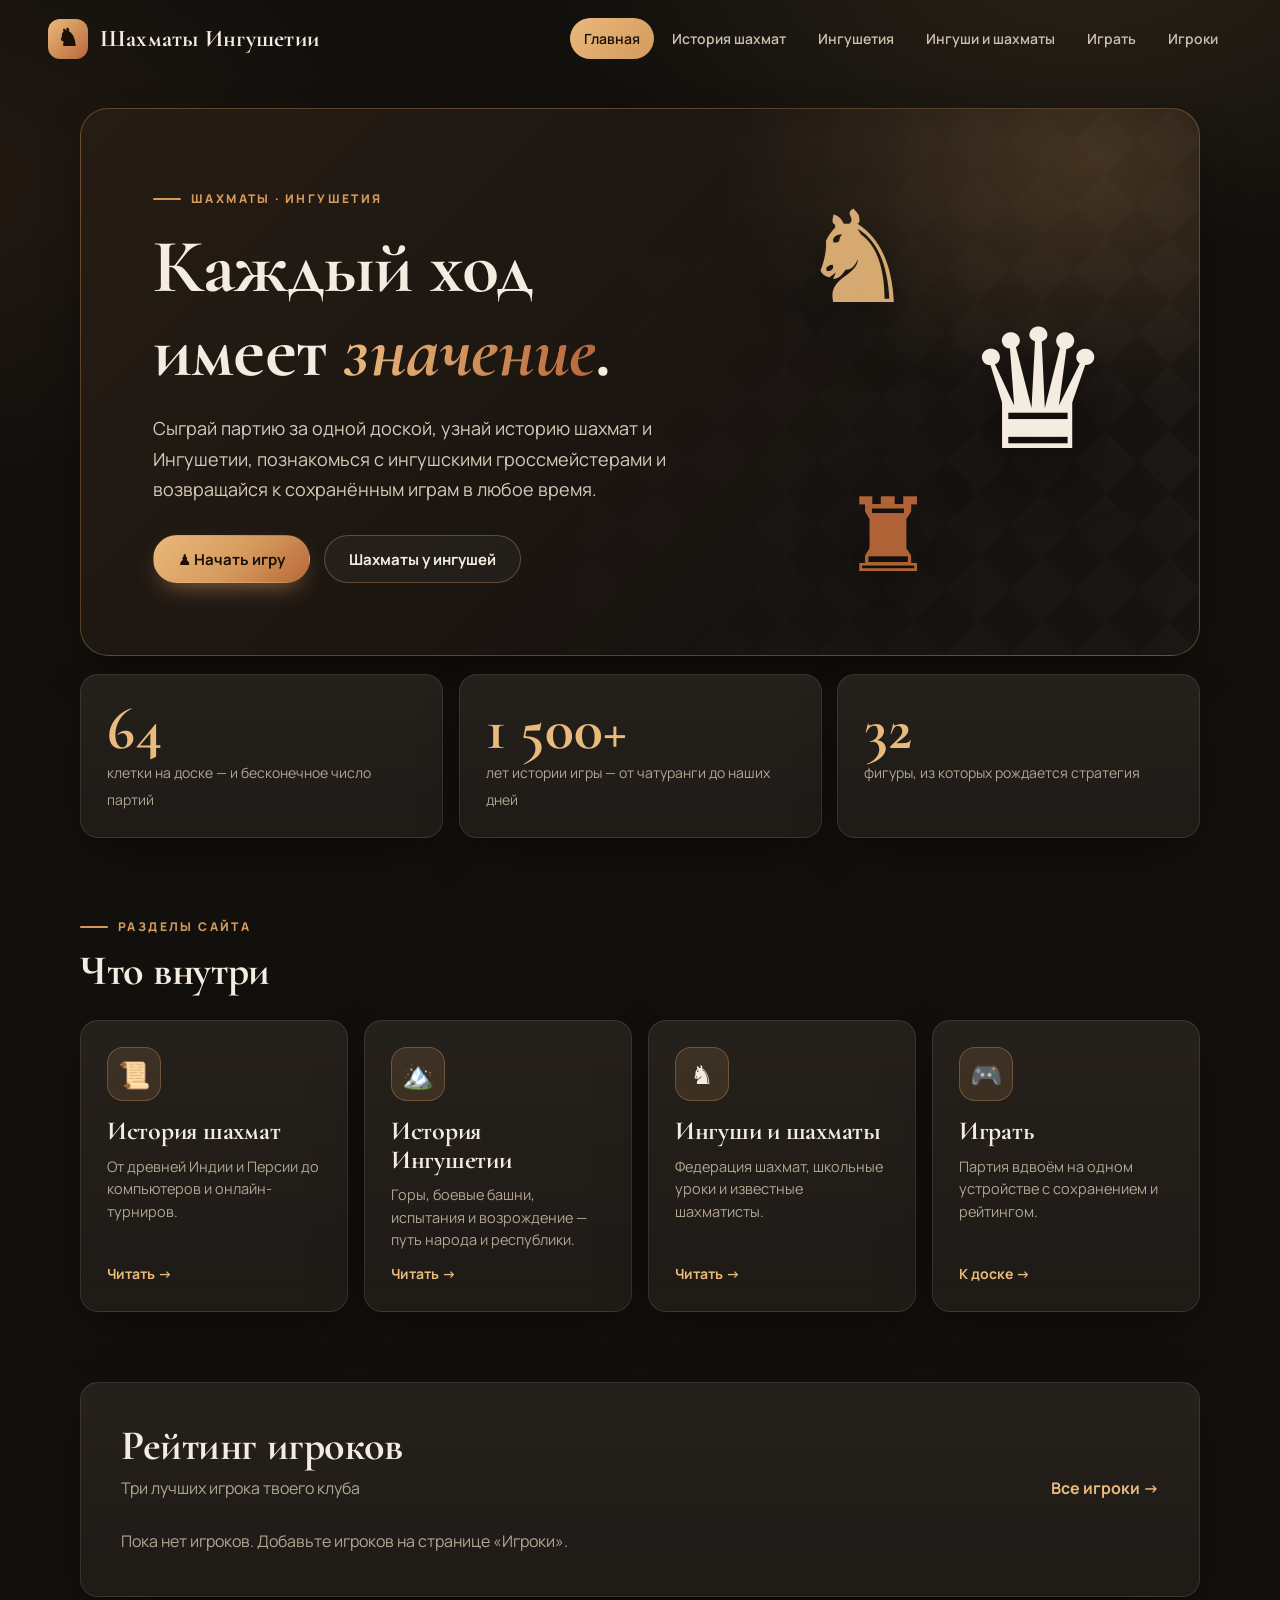
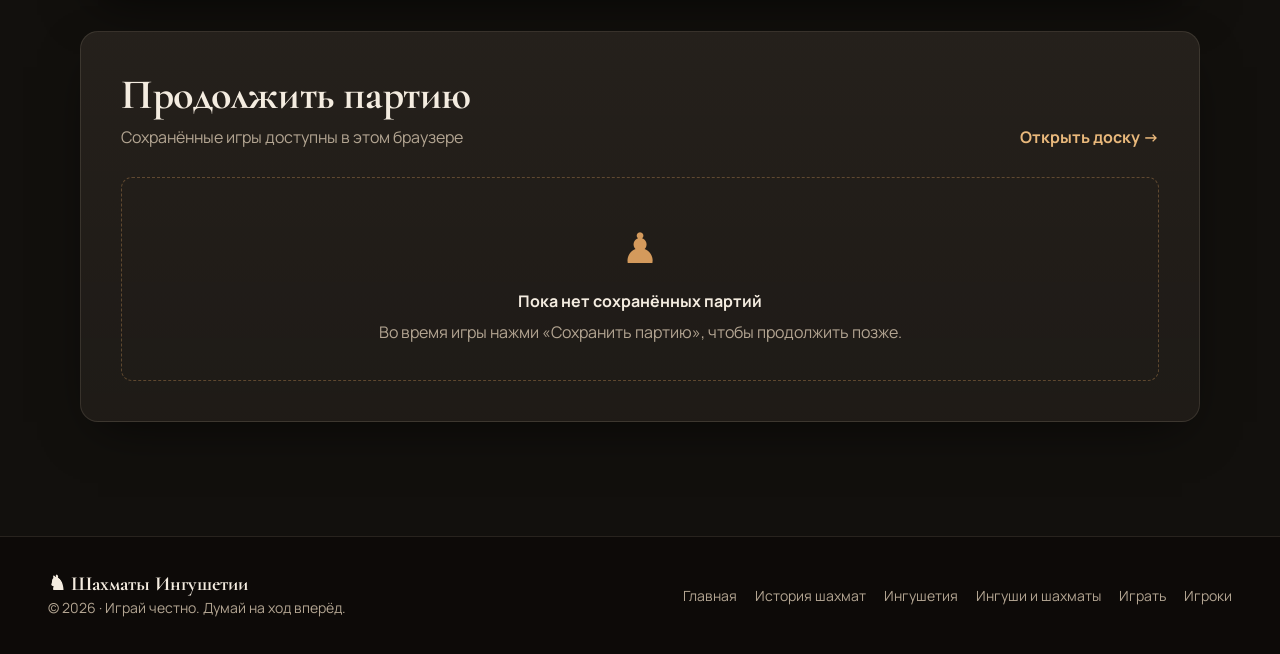
<file: index.html>
<!DOCTYPE html>
<html lang="ru">
<head>
  <meta charset="UTF-8">
  <meta name="color-scheme" content="dark">
  <meta name="viewport" content="width=device-width, initial-scale=1.0">
  <meta name="theme-color" content="#12100d">
  <meta name="description" content="Играй в шахматы, изучай историю игры и Ингушетии, знакомься с ингушскими шахматистами.">
  <title>Шахматы Ингушетии — Главная</title>
  <script>document.documentElement.classList.add('js')</script>
  <link rel="stylesheet" href="style.css">
</head>
<body class="home-page">
  <header class="header" id="header">
    <a class="logo" href="index.html" aria-label="Шахматы Ингушетии — главная"><span class="logo-mark">♞</span><span>Шахматы Ингушетии</span></a>
    <button class="burger" type="button" aria-label="Открыть меню" aria-expanded="false" aria-controls="nav"><span></span><span></span><span></span></button>
    <nav class="nav" id="nav" aria-label="Главная навигация"><a href="index.html" class="active" aria-current="page">Главная</a><a href="history.html">История шахмат</a><a href="ingushetia.html">Ингушетия</a><a href="ingush-chess.html">Ингуши и шахматы</a><a href="game.html">Играть</a><a href="players.html">Игроки</a></nav>
  </header>
  <main class="main">
    <section class="hero">
      <div class="hero-copy">
        <span class="eyebrow" data-reveal>Шахматы · Ингушетия</span>
        <h1 data-reveal style="--d:.1s">Каждый ход<br>имеет <em>значение</em>.</h1>
        <p data-reveal style="--d:.2s">Сыграй партию за одной доской, узнай историю шахмат и Ингушетии, познакомься с ингушскими гроссмейстерами и возвращайся к сохранённым играм в любое время.</p>
        <div class="hero-actions" data-reveal style="--d:.3s">
          <a href="game.html" class="btn-primary">♟ Начать игру</a>
          <a href="ingush-chess.html" class="btn-secondary">Шахматы у ингушей</a>
        </div>
      </div>
      <div class="hero-art" aria-hidden="true"><span class="float-piece">♞</span><span class="float-piece">♛</span><span class="float-piece">♜</span></div>
    </section>

    <section class="stats" aria-label="Шахматы в цифрах">
      <div class="card stat" data-reveal data-glow><strong data-count="64">64</strong><span>клетки на доске — и бесконечное число партий</span></div>
      <div class="card stat" data-reveal data-glow><strong data-count="1500" data-suffix="+">1500+</strong><span>лет истории игры — от чатуранги до наших дней</span></div>
      <div class="card stat" data-reveal data-glow><strong data-count="32">32</strong><span>фигуры, из которых рождается стратегия</span></div>
    </section>

    <section class="page-block">
      <div class="section-heading" data-reveal><div><span class="eyebrow">Разделы сайта</span><h2 style="margin-top:12px">Что внутри</h2></div></div>
      <div class="feature-grid">
        <a class="feature-card" href="history.html" data-reveal data-glow><span class="ico">📜</span><h3>История шахмат</h3><p>От древней Индии и Персии до компьютеров и онлайн-турниров.</p><span class="more">Читать →</span></a>
        <a class="feature-card" href="ingushetia.html" data-reveal data-glow><span class="ico">🏔️</span><h3>История Ингушетии</h3><p>Горы, боевые башни, испытания и возрождение — путь народа и республики.</p><span class="more">Читать →</span></a>
        <a class="feature-card" href="ingush-chess.html" data-reveal data-glow><span class="ico">♞</span><h3>Ингуши и шахматы</h3><p>Федерация шахмат, школьные уроки и известные шахматисты.</p><span class="more">Читать →</span></a>
        <a class="feature-card" href="game.html" data-reveal data-glow><span class="ico">🎮</span><h3>Играть</h3><p>Партия вдвоём на одном устройстве с сохранением и рейтингом.</p><span class="more">К доске →</span></a>
      </div>
    </section>

    <section class="top-players" data-reveal>
      <div class="section-heading"><div><h2>Рейтинг игроков</h2><p>Три лучших игрока твоего клуба</p></div><a href="players.html">Все игроки →</a></div>
      <div class="top3-container" id="top3Container"><p class="empty">Пока нет игроков. Добавь первого участника клуба.</p></div>
    </section>

    <section class="saved-games-section" data-reveal>
      <div class="section-heading"><div><h2>Продолжить партию</h2><p>Сохранённые игры доступны в этом браузере</p></div><a href="game.html">Открыть доску →</a></div>
      <div id="savedGamesList"><div class="empty-state"><span class="empty-state-icon">♟</span><strong>Пока нет сохранённых партий</strong><p>Во время игры нажми «Сохранить партию», чтобы продолжить позже.</p></div></div>
    </section>
  </main>
  <footer class="footer"><div class="footer-inner">
    <div><p class="brand">♞ Шахматы Ингушетии</p><p>© 2026 · Играй честно. Думай на ход вперёд.</p></div>
    <nav aria-label="Нижняя навигация"><a href="index.html">Главная</a><a href="history.html">История шахмат</a><a href="ingushetia.html">Ингушетия</a><a href="ingush-chess.html">Ингуши и шахматы</a><a href="game.html">Играть</a><a href="players.html">Игроки</a></nav>
  </div></footer>
  <script src="app.js"></script>
  <script src="ui.js"></script>
</body>
</html>
</file>
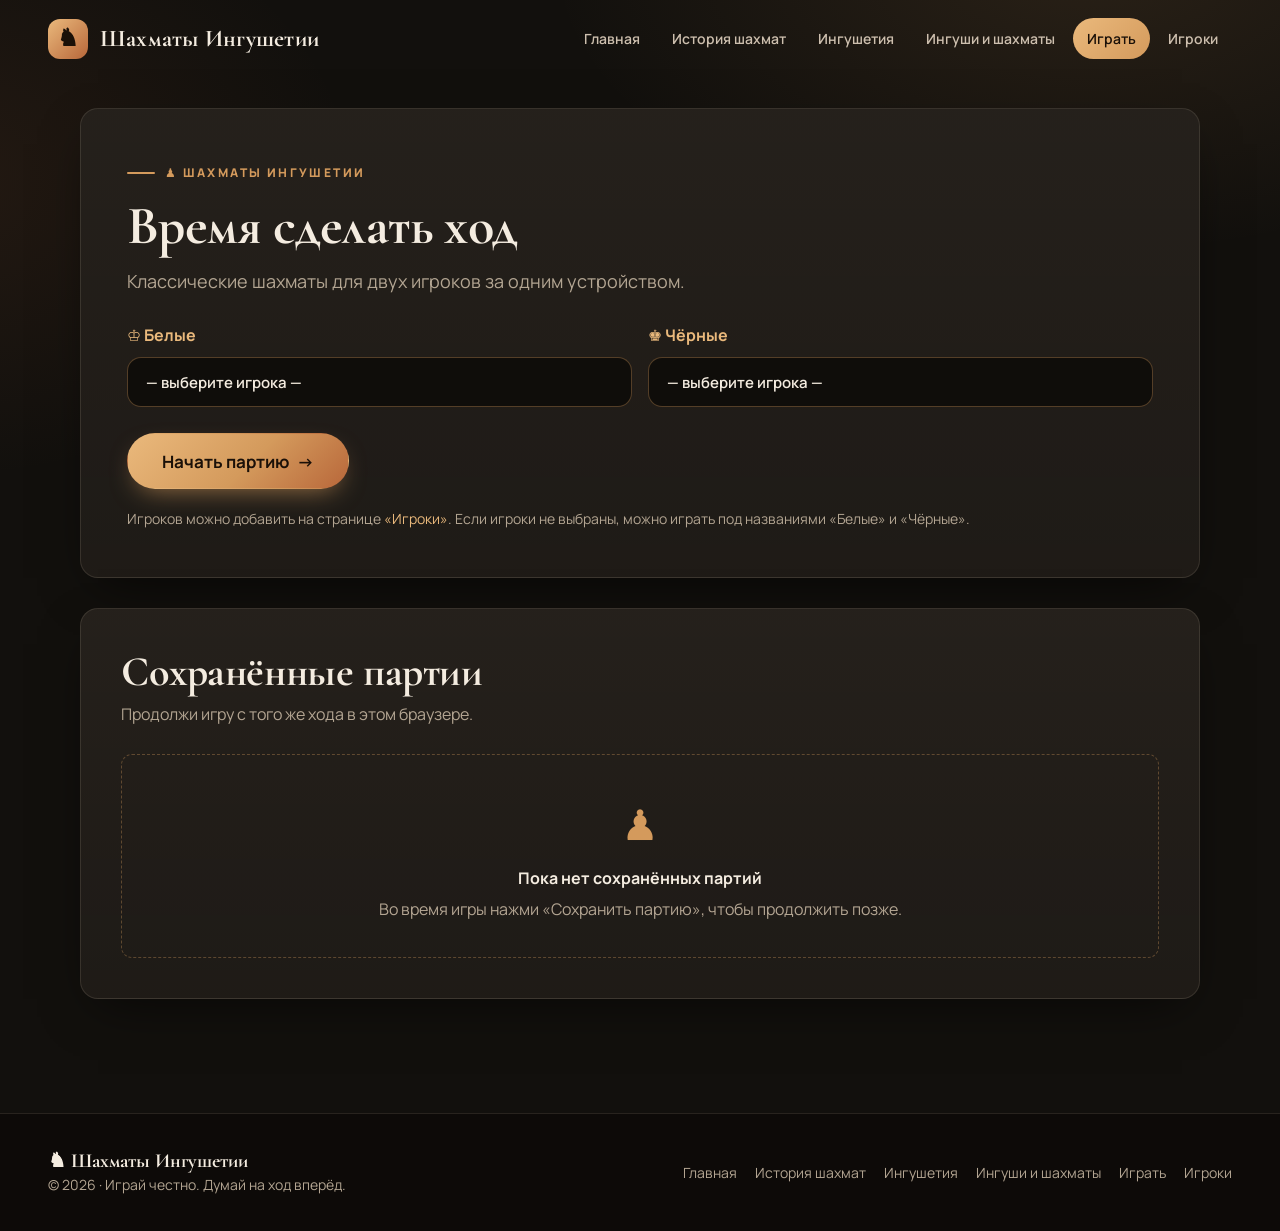
<file: game.html>
<!DOCTYPE html>
<html lang="ru">
<head>
  <meta charset="UTF-8">
  <meta name="color-scheme" content="dark">
  <meta name="viewport" content="width=device-width, initial-scale=1.0">
  <meta name="theme-color" content="#12100d">
  <meta name="description" content="Сыграйте в шахматы вдвоём за одним устройством.">
  <title>Играть в шахматы — Шахматы Ингушетии</title>
  <script>document.documentElement.classList.add('js')</script>
  <link rel="stylesheet" href="style.css">
</head>
<body class="chess-page">
  <header class="header" id="header">
    <a class="logo" href="index.html" aria-label="Шахматы Ингушетии — главная"><span class="logo-mark">♞</span><span>Шахматы Ингушетии</span></a>
    <button class="burger" type="button" aria-label="Открыть меню" aria-expanded="false" aria-controls="nav"><span></span><span></span><span></span></button>
    <nav class="nav" id="nav" aria-label="Главная навигация"><a href="index.html">Главная</a><a href="history.html">История шахмат</a><a href="ingushetia.html">Ингушетия</a><a href="ingush-chess.html">Ингуши и шахматы</a><a href="game.html" class="active" aria-current="page">Играть</a><a href="players.html">Игроки</a></nav>
  </header>
  <main class="main chess-main">
    <section class="game-panel setup-panel" data-reveal>
      <div class="eyebrow">♟ ШАХМАТЫ ИНГУШЕТИИ</div>
      <h1>Время сделать ход</h1>
      <p class="setup-copy">Классические шахматы для двух игроков за одним устройством.</p>
      <div class="players-select">
        <div class="select-block">
          <label for="whitePlayer">♔ Белые</label>
          <select id="whitePlayer"><option value="">Белые</option></select>
        </div>
        <div class="select-block">
          <label for="blackPlayer">♚ Чёрные</label>
          <select id="blackPlayer"><option value="">Чёрные</option></select>
        </div>
      </div>
      <button class="btn-primary start-button" id="startGameBtn" type="button">Начать партию <span aria-hidden="true">→</span></button>
      <p class="setup-hint">Игроков можно добавить на странице <a href="players.html">«Игроки»</a>. Если игроки не выбраны, можно играть под названиями «Белые» и «Чёрные».</p>
    </section>

    <section class="saved-games-section" data-reveal="fade" aria-labelledby="savedGamesHeading">
      <div class="section-heading"><div><h2 id="savedGamesHeading">Сохранённые партии</h2><p>Продолжи игру с того же хода в этом браузере.</p></div></div>
      <div id="savedGamesList"><div class="empty-state"><span class="empty-state-icon">♟</span><strong>Пока нет сохранённых партий</strong><p>Начни игру и нажми «Сохранить партию».</p></div></div>
    </section>

    <section class="board-section chess-layout" id="boardSection" hidden>
      <div class="board-column">
        <div class="player-strip opponent-strip"><span class="player-avatar">♚</span><div><strong id="blackNameLabel">Чёрные</strong><small>Верхняя сторона</small></div><span class="side-tag">ЧЁРНЫЕ</span></div>
        <div class="board-frame"><div class="board" id="board" role="group" aria-label="Шахматная доска"></div></div>
        <div class="player-strip current-strip"><span class="player-avatar">♔</span><div><strong id="whiteNameLabel">Белые</strong><small>Нижняя сторона</small></div><span class="side-tag">БЕЛЫЕ</span></div>
        <div class="game-status-wrap"><span class="status-dot" aria-hidden="true"></span><p class="game-status" id="gameStatus" aria-live="polite">Белые ходят первыми.</p></div>
        <div class="game-actions">
          <button class="btn-secondary" id="undoMoveBtn" type="button" disabled>↶ Отменить ход</button>
          <button class="btn-primary" id="saveGameBtn" type="button">▣ Сохранить партию</button>
          <button class="btn-secondary" id="claimDrawBtn" type="button" disabled>½ Заявить ничью</button>
          <button class="btn-secondary" id="flipBoardBtn" type="button" aria-pressed="false">⇅ Перевернуть доску</button>
          <button class="btn-secondary" id="newGameBtn" type="button">＋ Новая партия</button>
        </div>
      </div>
      <aside class="moves-panel" data-reveal="right" aria-label="История партии">
        <div class="moves-heading"><div><span class="eyebrow">ПАРТИЯ</span><h2>Ходы</h2></div><span class="moves-icon">☷</span></div>
        <div class="turn-card"><span class="turn-label">СЕЙЧАС ХОДЯТ</span><strong id="turnIndicator">♔ Белые</strong></div>
        <div class="move-list" id="moveList" aria-live="polite"><p class="move-empty">Ходы появятся здесь после начала партии.</p></div>
        <div class="rules-note"><strong>Правила</strong><p>Ходы выполняются по классическим шахматным правилам. Нажми на фигуру, чтобы увидеть доступные клетки.</p></div>
      </aside>
    </section>
  </main>
  <footer class="footer"><div class="footer-inner">
    <div><p class="brand">♞ Шахматы Ингушетии</p><p>© 2026 · Играй честно. Думай на ход вперёд.</p></div>
    <nav aria-label="Нижняя навигация"><a href="index.html">Главная</a><a href="history.html">История шахмат</a><a href="ingushetia.html">Ингушетия</a><a href="ingush-chess.html">Ингуши и шахматы</a><a href="game.html">Играть</a><a href="players.html">Игроки</a></nav>
  </div></footer>
  <script src="app.js"></script>
  <script src="ui.js"></script>
</body>
</html>
</file>
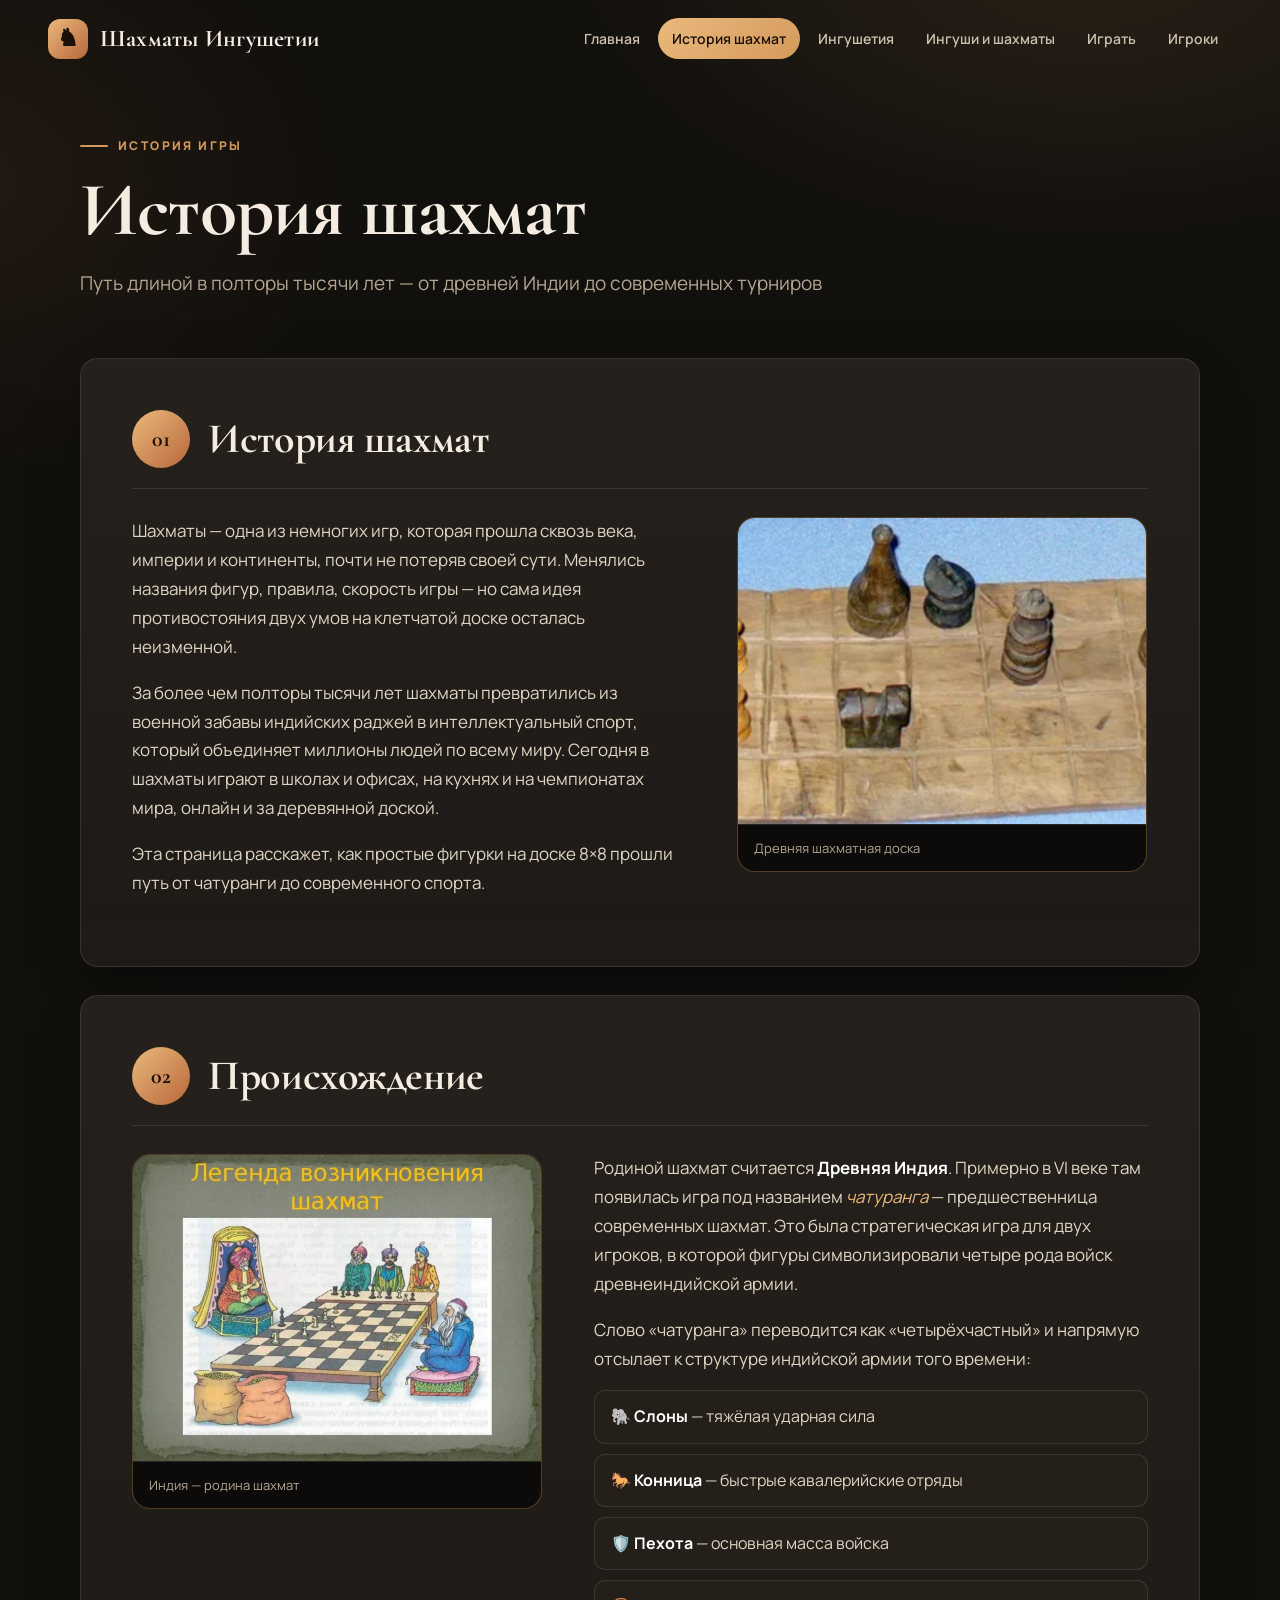
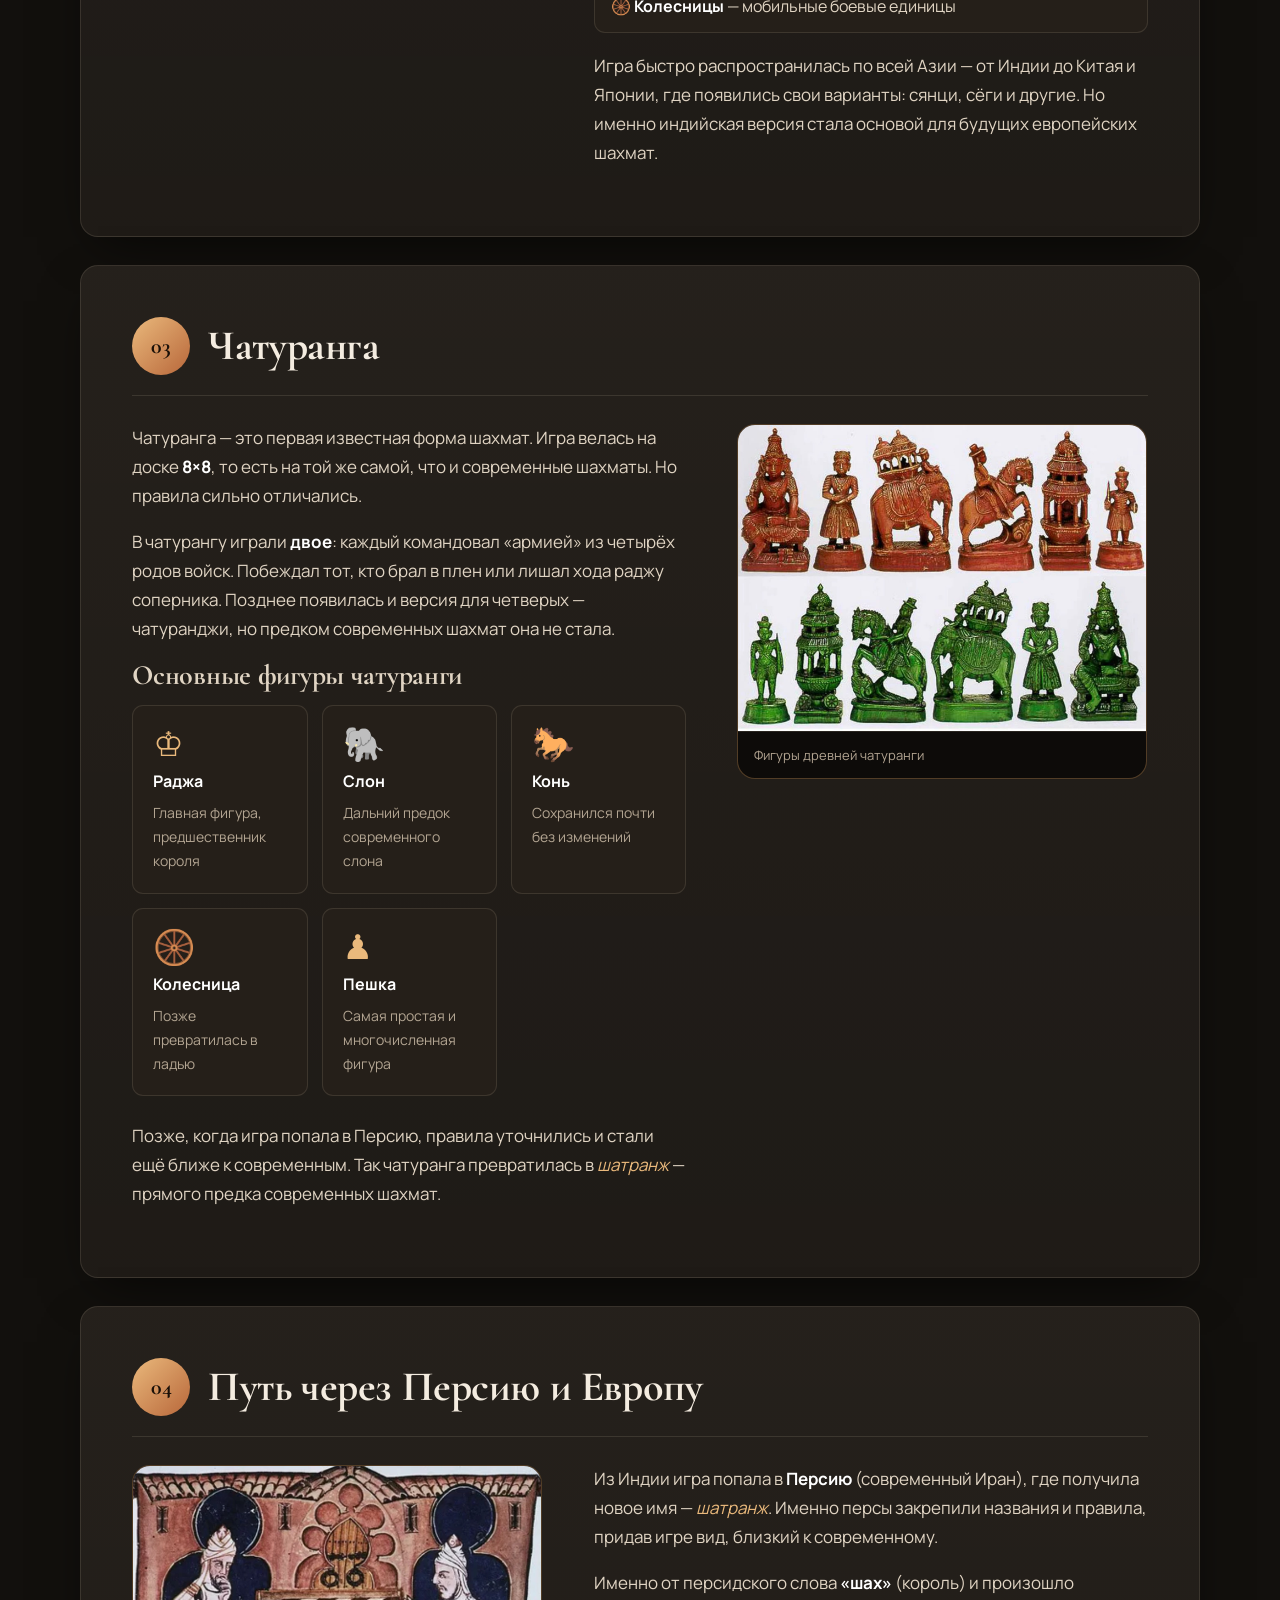
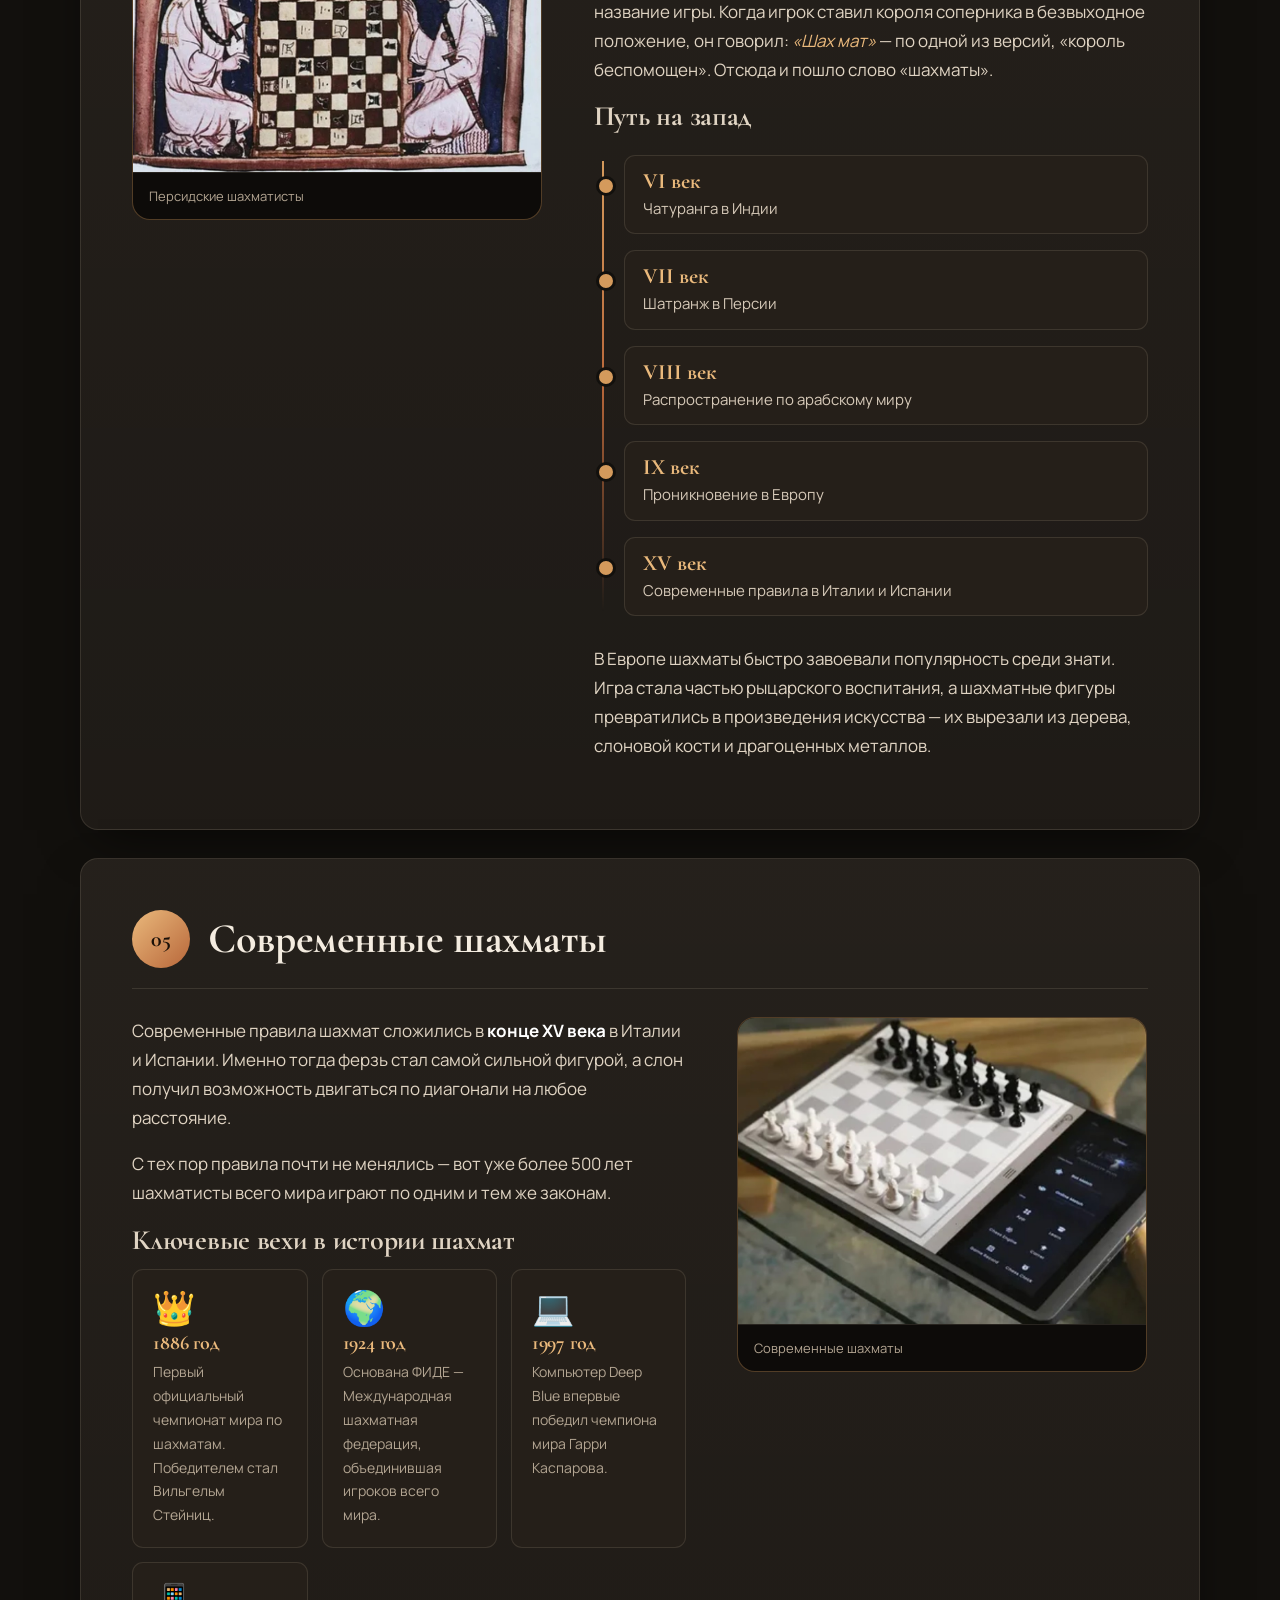
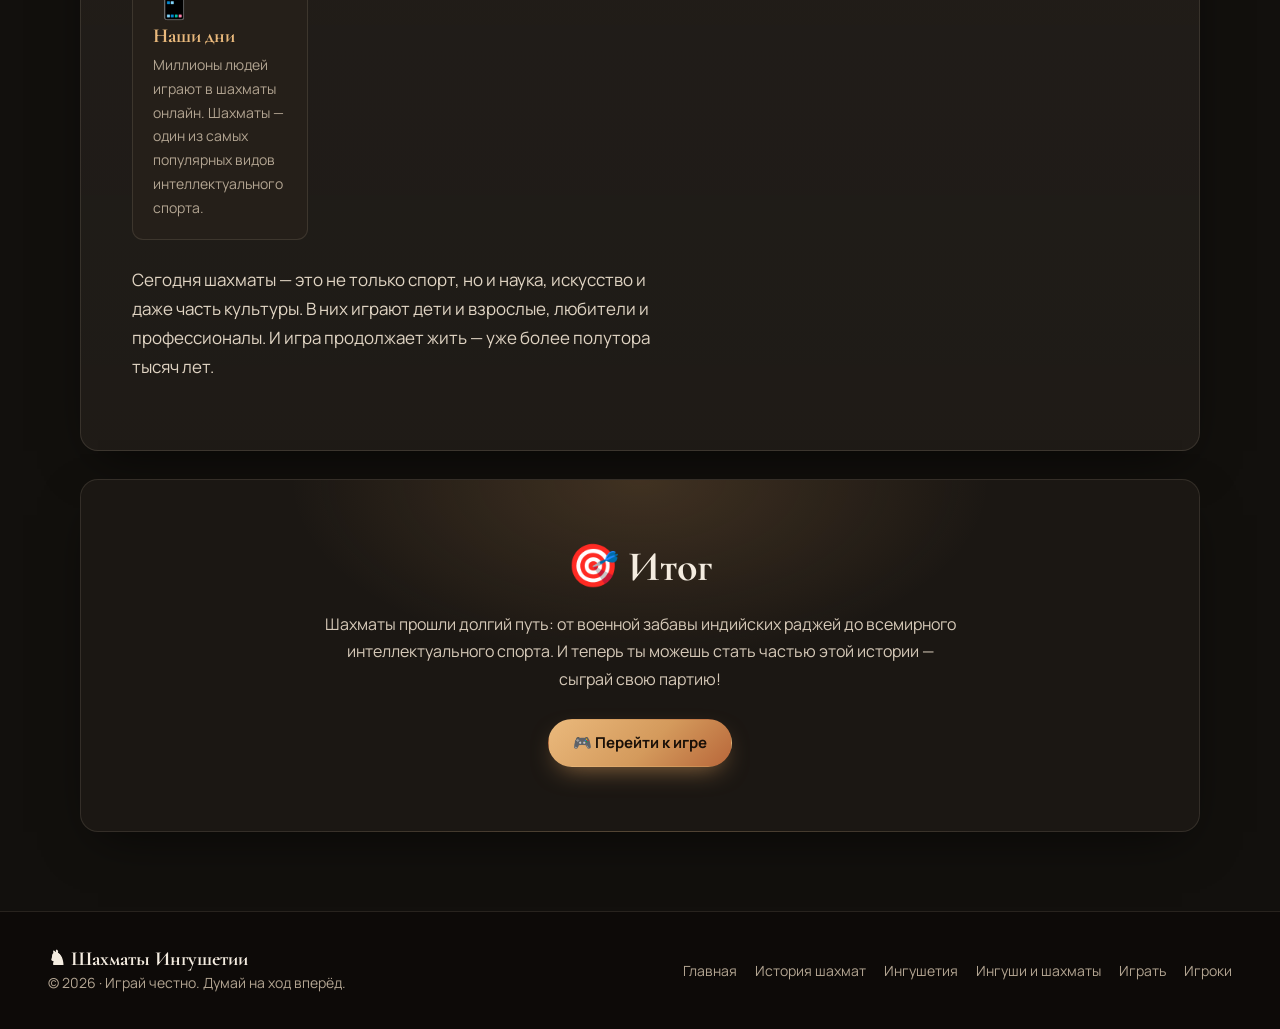
<file: history.html>
<!DOCTYPE html>
<html lang="ru">
<head>
  <meta charset="UTF-8">
  <meta name="color-scheme" content="dark">
  <meta name="viewport" content="width=device-width, initial-scale=1.0">
  <meta name="theme-color" content="#12100d">
  <meta name="description" content="Узнай историю шахмат от чатуранги до современной игры.">
  <title>Шахматы — История</title>
  <script>document.documentElement.classList.add('js')</script>
  <link rel="stylesheet" href="style.css">
</head>
<body class="history-page">
  <header class="header" id="header">
    <a class="logo" href="index.html" aria-label="Шахматы Ингушетии — главная"><span class="logo-mark">♞</span><span>Шахматы Ингушетии</span></a>
    <button class="burger" type="button" aria-label="Открыть меню" aria-expanded="false" aria-controls="nav"><span></span><span></span><span></span></button>
    <nav class="nav" id="nav" aria-label="Главная навигация"><a href="index.html">Главная</a><a href="history.html" class="active" aria-current="page">История шахмат</a><a href="ingushetia.html">Ингушетия</a><a href="ingush-chess.html">Ингуши и шахматы</a><a href="game.html">Играть</a><a href="players.html">Игроки</a></nav>
  </header>
  <main class="main">

    <div class="history-title" data-reveal>
      <span class="eyebrow">История игры</span>
      <h1>История шахмат</h1>
      <p>Путь длиной в полторы тысячи лет — от древней Индии до современных турниров</p>
    </div>

    <section class="history-section" data-reveal>
      <div class="section-header">
        <span class="section-number">01</span>
        <h2>История шахмат</h2>
      </div>

      <div class="section-content">
        <div class="section-text">
          <p>Шахматы — одна из немногих игр, которая прошла сквозь века, империи и континенты, почти не потеряв своей сути. Менялись названия фигур, правила, скорость игры — но сама идея противостояния двух умов на клетчатой доске осталась неизменной.</p>

          <p>За более чем полторы тысячи лет шахматы превратились из военной забавы индийских раджей в интеллектуальный спорт, который объединяет миллионы людей по всему миру. Сегодня в шахматы играют в школах и офисах, на кухнях и на чемпионатах мира, онлайн и за деревянной доской.</p>

          <p>Эта страница расскажет, как простые фигурки на доске 8×8 прошли путь от чатуранги до современного спорта.</p>
        </div>

        <figure class="section-image" data-reveal="zoom">
          <img loading="lazy" decoding="async" src="old_chess.webp" alt="Древние шахматы">
          <figcaption class="image-caption">Древняя шахматная доска</figcaption></figure>
      </div>
    </section>

    <section class="history-section" data-reveal>
      <div class="section-header">
        <span class="section-number">02</span>
        <h2>Происхождение</h2>
      </div>

      <div class="section-content reverse">
        <figure class="section-image" data-reveal="zoom">
          <img loading="lazy" decoding="async" src="history.webp" alt="Родина шахмат — Индия">
          <figcaption class="image-caption">Индия — родина шахмат</figcaption></figure>

        <div class="section-text">
          <p>Родиной шахмат считается <strong>Древняя Индия</strong>. Примерно в VI веке там появилась игра под названием <em>чатуранга</em> — предшественница современных шахмат. Это была стратегическая игра для двух игроков, в которой фигуры символизировали четыре рода войск древнеиндийской армии.</p>

          <p>Слово «чатуранга» переводится как «четырёхчастный» и напрямую отсылает к структуре индийской армии того времени:</p>

          <ul class="history-list">
            <li>🐘 <strong>Слоны</strong> — тяжёлая ударная сила</li>
            <li>🐎 <strong>Конница</strong> — быстрые кавалерийские отряды</li>
            <li>🛡️ <strong>Пехота</strong> — основная масса войска</li>
            <li>🛞 <strong>Колесницы</strong> — мобильные боевые единицы</li>
          </ul>

          <p>Игра быстро распространилась по всей Азии — от Индии до Китая и Японии, где появились свои варианты: сянци, сёги и другие. Но именно индийская версия стала основой для будущих европейских шахмат.</p>
        </div>
      </div>
    </section>

    <section class="history-section" data-reveal>
      <div class="section-header">
        <span class="section-number">03</span>
        <h2>Чатуранга</h2>
      </div>

      <div class="section-content">
        <div class="section-text">
          <p>Чатуранга — это первая известная форма шахмат. Игра велась на доске <strong>8×8</strong>, то есть на той же самой, что и современные шахматы. Но правила сильно отличались.</p>

          <p>В чатурангу играли <strong>двое</strong>: каждый командовал «армией» из четырёх родов войск. Побеждал тот, кто брал в плен или лишал хода раджу соперника. Позднее появилась и версия для четверых — чатуранджи, но предком современных шахмат она не стала.</p>

          <h3>Основные фигуры чатуранги</h3>

          <div class="figures-grid">
            <div class="figure-item" data-glow>
              <span class="figure-icon">♔</span>
              <strong>Раджа</strong>
              <p>Главная фигура, предшественник короля</p>
            </div>
            <div class="figure-item" data-glow>
              <span class="figure-icon">🐘</span>
              <strong>Слон</strong>
              <p>Дальний предок современного слона</p>
            </div>
            <div class="figure-item" data-glow>
              <span class="figure-icon">🐎</span>
              <strong>Конь</strong>
              <p>Сохранился почти без изменений</p>
            </div>
            <div class="figure-item" data-glow>
              <span class="figure-icon">🛞</span>
              <strong>Колесница</strong>
              <p>Позже превратилась в ладью</p>
            </div>
            <div class="figure-item" data-glow>
              <span class="figure-icon">♟</span>
              <strong>Пешка</strong>
              <p>Самая простая и многочисленная фигура</p>
            </div>
          </div>

          <p>Позже, когда игра попала в Персию, правила уточнились и стали ещё ближе к современным. Так чатуранга превратилась в <em>шатранж</em> — прямого предка современных шахмат.</p>
        </div>

        <figure class="section-image" data-reveal="zoom">
          <img loading="lazy" decoding="async" src="chaturanga.webp" alt="Фигуры чатуранги">
          <figcaption class="image-caption">Фигуры древней чатуранги</figcaption></figure>
      </div>
    </section>

    <section class="history-section" data-reveal>
      <div class="section-header">
        <span class="section-number">04</span>
        <h2>Путь через Персию и Европу</h2>
      </div>

      <div class="section-content reverse">
        <figure class="section-image" data-reveal="zoom">
          <img loading="lazy" decoding="async" src="pers_chess.webp" alt="Шахматы в Персии">
          <figcaption class="image-caption">Персидские шахматисты</figcaption></figure>

        <div class="section-text">
          <p>Из Индии игра попала в <strong>Персию</strong> (современный Иран), где получила новое имя — <em>шатранж</em>. Именно персы закрепили названия и правила, придав игре вид, близкий к современному.</p>

          <p>Именно от персидского слова <strong>«шах»</strong> (король) и произошло название игры. Когда игрок ставил короля соперника в безвыходное положение, он говорил: <em>«Шах мат»</em> — по одной из версий, «король беспомощен». Отсюда и пошло слово «шахматы».</p>

          <h3>Путь на запад</h3>

          <div class="timeline">
            <div class="timeline-item">
              <span class="timeline-year">VI век</span>
              <p>Чатуранга в Индии</p>
            </div>
            <div class="timeline-item">
              <span class="timeline-year">VII век</span>
              <p>Шатранж в Персии</p>
            </div>
            <div class="timeline-item">
              <span class="timeline-year">VIII век</span>
              <p>Распространение по арабскому миру</p>
            </div>
            <div class="timeline-item">
              <span class="timeline-year">IX век</span>
              <p>Проникновение в Европу</p>
            </div>
            <div class="timeline-item">
              <span class="timeline-year">XV век</span>
              <p>Современные правила в Италии и Испании</p>
            </div>
          </div>

          <p>В Европе шахматы быстро завоевали популярность среди знати. Игра стала частью рыцарского воспитания, а шахматные фигуры превратились в произведения искусства — их вырезали из дерева, слоновой кости и драгоценных металлов.</p>
        </div>
      </div>
    </section>

    <section class="history-section" data-reveal>
      <div class="section-header">
        <span class="section-number">05</span>
        <h2>Современные шахматы</h2>
      </div>

      <div class="section-content">
        <div class="section-text">
          <p>Современные правила шахмат сложились в <strong>конце XV века</strong> в Италии и Испании. Именно тогда ферзь стал самой сильной фигурой, а слон получил возможность двигаться по диагонали на любое расстояние.</p>

          <p>С тех пор правила почти не менялись — вот уже более 500 лет шахматисты всего мира играют по одним и тем же законам.</p>

          <h3>Ключевые вехи в истории шахмат</h3>

          <div class="milestones">
            <div class="milestone" data-glow>
              <div class="milestone-icon">👑</div>
              <h4>1886 год</h4>
              <p>Первый официальный чемпионат мира по шахматам. Победителем стал Вильгельм Стейниц.</p>
            </div>
            <div class="milestone" data-glow>
              <div class="milestone-icon">🌍</div>
              <h4>1924 год</h4>
              <p>Основана ФИДЕ — Международная шахматная федерация, объединившая игроков всего мира.</p>
            </div>
            <div class="milestone" data-glow>
              <div class="milestone-icon">💻</div>
              <h4>1997 год</h4>
              <p>Компьютер Deep Blue впервые победил чемпиона мира Гарри Каспарова.</p>
            </div>
            <div class="milestone" data-glow>
              <div class="milestone-icon">📱</div>
              <h4>Наши дни</h4>
              <p>Миллионы людей играют в шахматы онлайн. Шахматы — один из самых популярных видов интеллектуального спорта.</p>
            </div>
          </div>

          <p>Сегодня шахматы — это не только спорт, но и наука, искусство и даже часть культуры. В них играют дети и взрослые, любители и профессионалы. И игра продолжает жить — уже более полутора тысяч лет.</p>
        </div>

        <figure class="section-image" data-reveal="zoom">
          <img loading="lazy" decoding="async" src="new_chess.webp" alt="Современные шахматы">
          <figcaption class="image-caption">Современные шахматы</figcaption></figure>
      </div>
    </section>

    <section class="history-finale" data-reveal="zoom">
      <h2>🎯 Итог</h2>
      <p>Шахматы прошли долгий путь: от военной забавы индийских раджей до всемирного интеллектуального спорта. И теперь ты можешь стать частью этой истории — сыграй свою партию!</p>
      <a href="game.html" class="btn-primary">🎮 Перейти к игре</a>
    </section>

  </main>
  <footer class="footer"><div class="footer-inner">
    <div><p class="brand">♞ Шахматы Ингушетии</p><p>© 2026 · Играй честно. Думай на ход вперёд.</p></div>
    <nav aria-label="Нижняя навигация"><a href="index.html">Главная</a><a href="history.html">История шахмат</a><a href="ingushetia.html">Ингушетия</a><a href="ingush-chess.html">Ингуши и шахматы</a><a href="game.html">Играть</a><a href="players.html">Игроки</a></nav>
  </div></footer>
  <script src="app.js"></script>
  <script src="ui.js"></script>
</body>
</html>
</file>
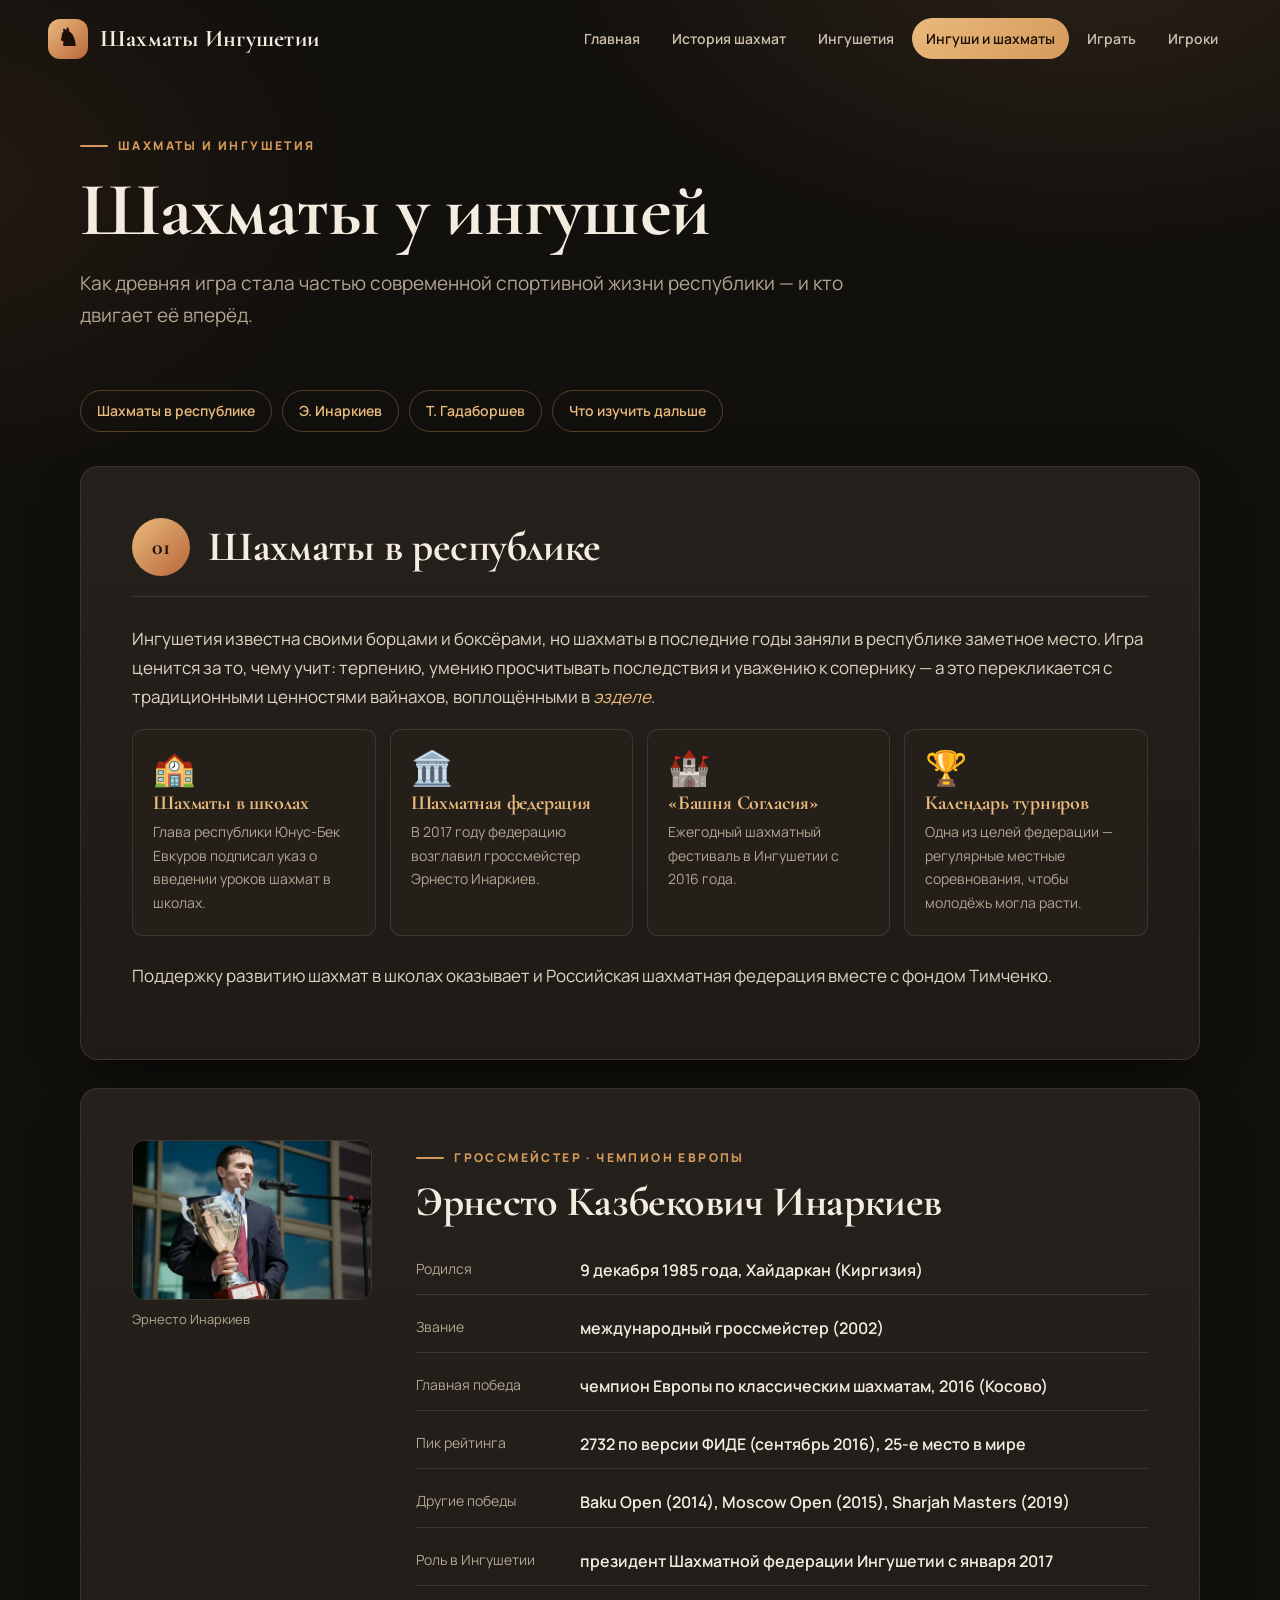
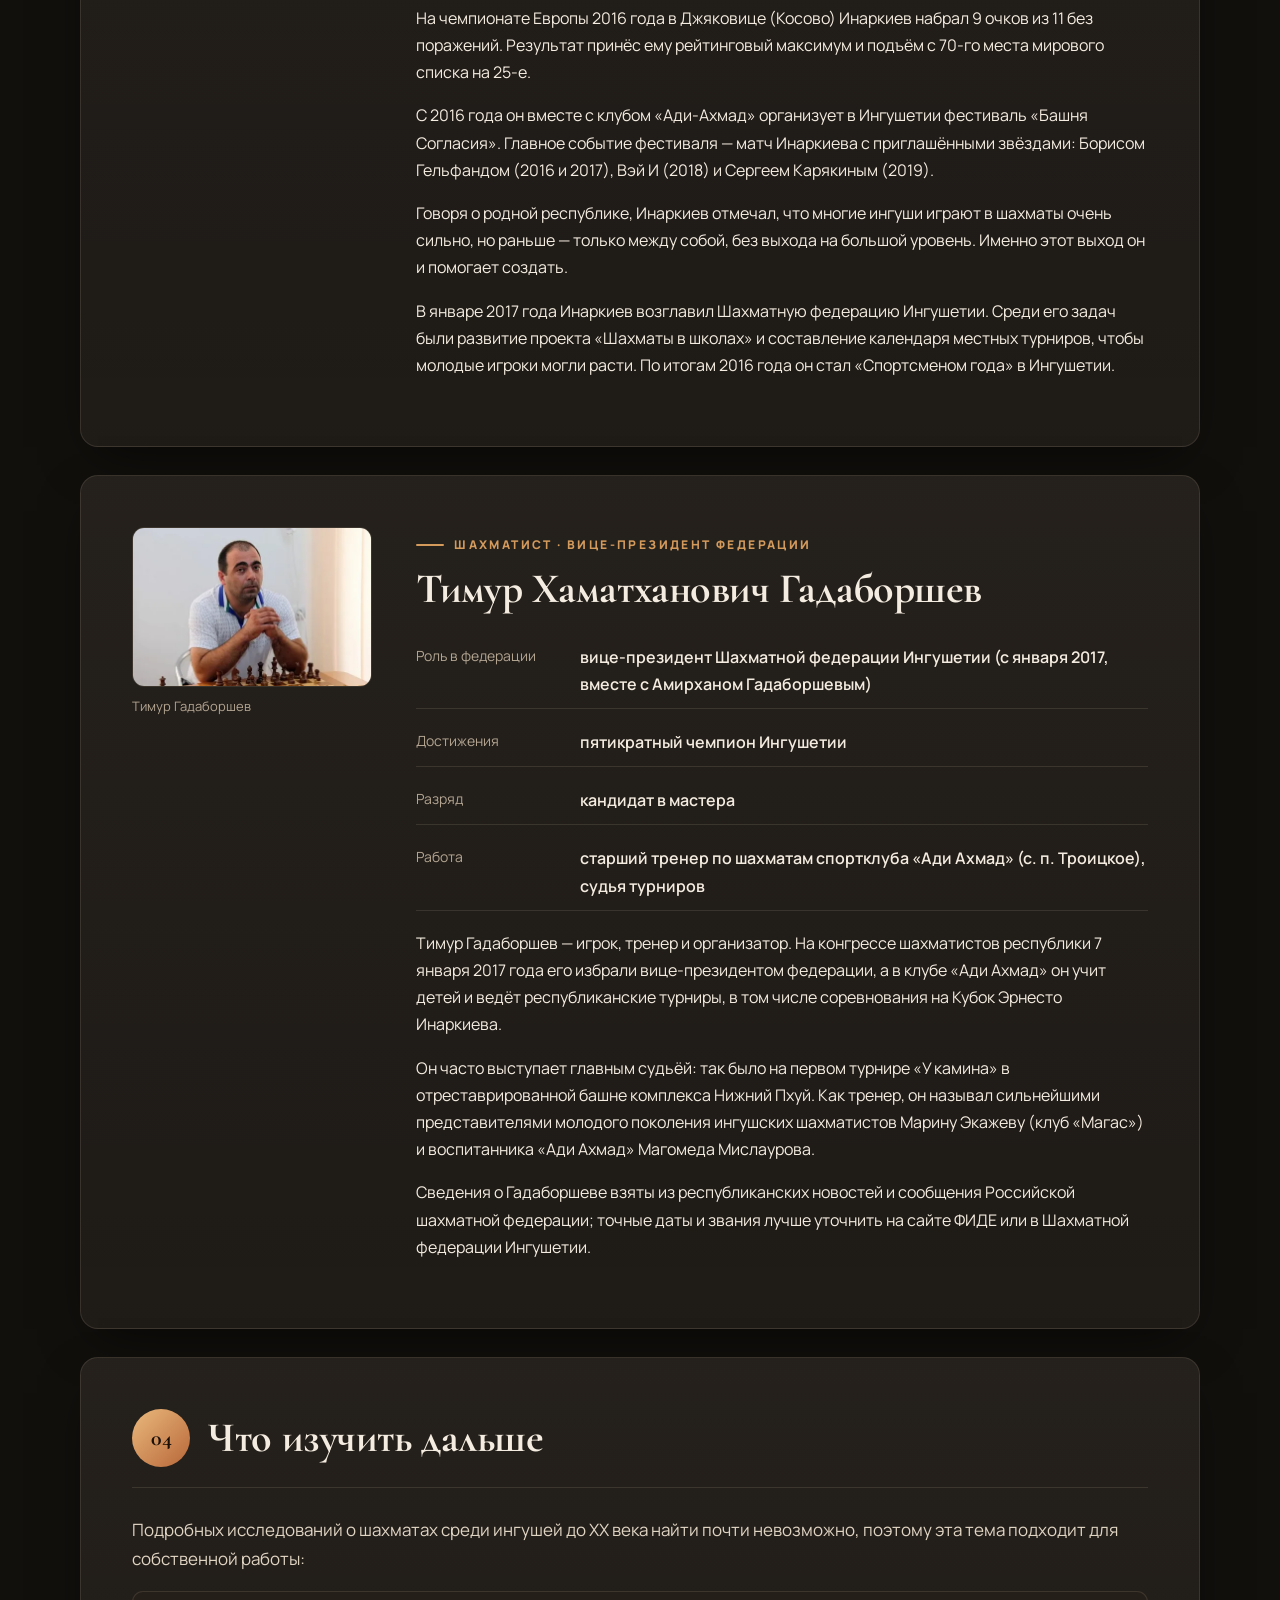
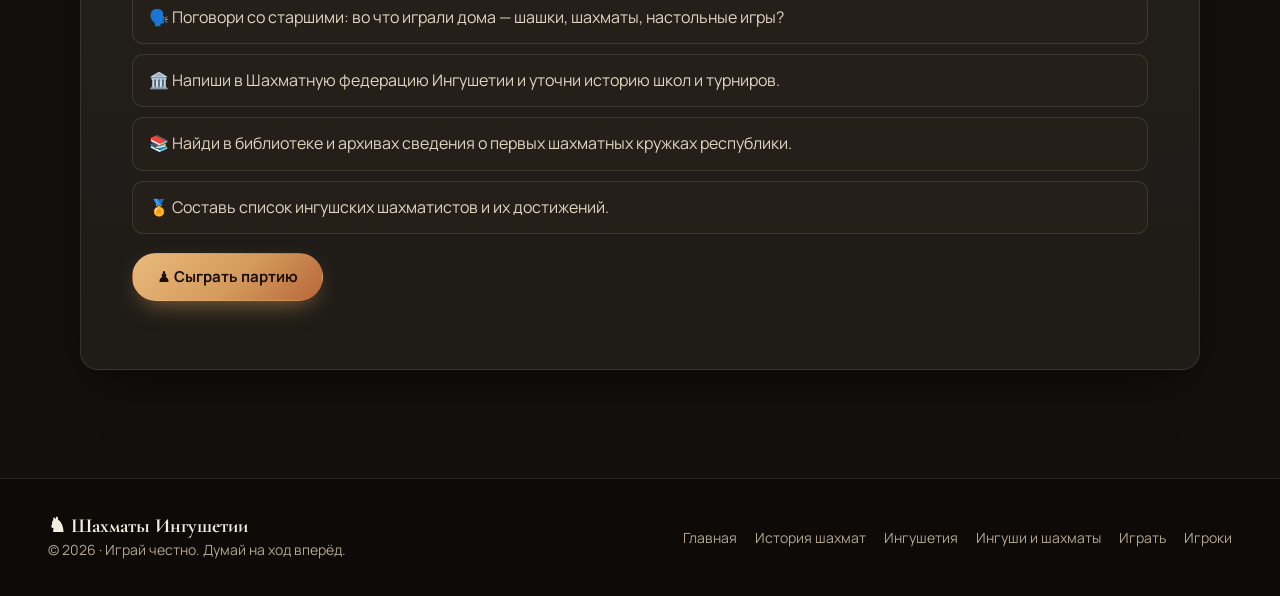
<file: ingush-chess.html>
<!DOCTYPE html>
<html lang="ru">
<head>
  <meta charset="UTF-8">
  <meta name="color-scheme" content="dark">
  <meta name="viewport" content="width=device-width, initial-scale=1.0">
  <meta name="theme-color" content="#12100d">
  <meta name="description" content="Шахматы в Ингушетии: федерация, школьные уроки, Эрнесто Инаркиев и Тимур Гадаборшев.">
  <title>Шахматы у ингушей — Шахматы Ингушетии</title>
  <script>document.documentElement.classList.add('js')</script>
  <link rel="stylesheet" href="style.css">
</head>
<body class="history-page">
  <header class="header" id="header">
    <a class="logo" href="index.html" aria-label="Шахматы Ингушетии — главная"><span class="logo-mark">♞</span><span>Шахматы Ингушетии</span></a>
    <button class="burger" type="button" aria-label="Открыть меню" aria-expanded="false" aria-controls="nav"><span></span><span></span><span></span></button>
    <nav class="nav" id="nav" aria-label="Главная навигация"><a href="index.html">Главная</a><a href="history.html">История шахмат</a><a href="ingushetia.html">Ингушетия</a><a href="ingush-chess.html" class="active" aria-current="page">Ингуши и шахматы</a><a href="game.html">Играть</a><a href="players.html">Игроки</a></nav>
  </header>
  <main class="main">
    <div class="history-title" data-reveal><span class="eyebrow">Шахматы и Ингушетия</span><h1>Шахматы у ингушей</h1><p>Как древняя игра стала частью современной спортивной жизни республики — и кто двигает её вперёд.</p></div>
    <div class="toc" data-reveal><a href="#about">Шахматы в республике</a><a href="#inarkiev">Э. Инаркиев</a><a href="#gadaborshev">Т. Гадаборшев</a><a href="#next">Что изучить дальше</a></div>

    <section class="history-section" id="about" data-reveal><div class="section-header"><span class="section-number">01</span><h2>Шахматы в республике</h2></div><div class="section-content single"><div class="section-text">
<p>Ингушетия известна своими борцами и боксёрами, но шахматы в последние годы заняли в республике заметное место. Игра ценится за то, чему учит: терпению, умению просчитывать последствия и уважению к сопернику — а это перекликается с традиционными ценностями вайнахов, воплощёнными в <em>эзделе</em>.</p>
<div class="milestones">
 <div class="milestone" data-glow><div class="milestone-icon">🏫</div><h4>Шахматы в школах</h4><p>Глава республики Юнус-Бек Евкуров подписал указ о введении уроков шахмат в школах.</p></div>
 <div class="milestone" data-glow><div class="milestone-icon">🏛️</div><h4>Шахматная федерация</h4><p>В 2017 году федерацию возглавил гроссмейстер Эрнесто Инаркиев.</p></div>
 <div class="milestone" data-glow><div class="milestone-icon">🏰</div><h4>«Башня Согласия»</h4><p>Ежегодный шахматный фестиваль в Ингушетии с 2016 года.</p></div>
 <div class="milestone" data-glow><div class="milestone-icon">🏆</div><h4>Календарь турниров</h4><p>Одна из целей федерации — регулярные местные соревнования, чтобы молодёжь могла расти.</p></div>
</div>
<p>Поддержку развитию шахмат в школах оказывает и Российская шахматная федерация вместе с фондом Тимченко.</p>

</div></div></section>

    <div id="inarkiev"><section class="history-section" data-reveal><div class="profile"><figure class="profile-photo" data-reveal="zoom"><img src="inarkiev.webp" width="480" height="320" alt="Эрнесто Инаркиев с кубком" loading="lazy"><figcaption>Эрнесто Инаркиев</figcaption></figure><div><span class="eyebrow">Гроссмейстер · чемпион Европы</span><h2 style="margin-top:12px">Эрнесто Казбекович Инаркиев</h2><dl class="facts"><div><dt>Родился</dt><dd>9 декабря 1985 года, Хайдаркан (Киргизия)</dd></div><div><dt>Звание</dt><dd>международный гроссмейстер (2002)</dd></div><div><dt>Главная победа</dt><dd>чемпион Европы по классическим шахматам, 2016 (Косово)</dd></div><div><dt>Пик рейтинга</dt><dd>2732 по версии ФИДЕ (сентябрь 2016), 25-е место в мире</dd></div><div><dt>Другие победы</dt><dd>Baku Open (2014), Moscow Open (2015), Sharjah Masters (2019)</dd></div><div><dt>Роль в Ингушетии</dt><dd>президент Шахматной федерации Ингушетии с января 2017</dd></div></dl><p>На чемпионате Европы 2016 года в Джяковице (Косово) Инаркиев набрал 9 очков из 11 без поражений. Результат принёс ему рейтинговый максимум и подъём с 70-го места мирового списка на 25-е.</p>
<p>С 2016 года он вместе с клубом «Ади-Ахмад» организует в Ингушетии фестиваль «Башня Согласия». Главное событие фестиваля — матч Инаркиева с приглашёнными звёздами: Борисом Гельфандом (2016 и 2017), Вэй И (2018) и Сергеем Карякиным (2019).</p>
<p>Говоря о родной республике, Инаркиев отмечал, что многие ингуши играют в шахматы очень сильно, но раньше — только между собой, без выхода на большой уровень. Именно этот выход он и помогает создать.</p>
<p>В январе 2017 года Инаркиев возглавил Шахматную федерацию Ингушетии. Среди его задач были развитие проекта «Шахматы в школах» и составление календаря местных турниров, чтобы молодые игроки могли расти. По итогам 2016 года он стал «Спортсменом года» в Ингушетии.</p></div></div></section></div>
    <div id="gadaborshev"><section class="history-section" data-reveal><div class="profile"><figure class="profile-photo" data-reveal="zoom"><img src="gadaborshev.webp" width="480" height="320" alt="Тимур Гадаборшев за шахматной доской" loading="lazy"><figcaption>Тимур Гадаборшев</figcaption></figure><div><span class="eyebrow">Шахматист · вице-президент федерации</span><h2 style="margin-top:12px">Тимур Хаматханович Гадаборшев</h2><dl class="facts"><div><dt>Роль в федерации</dt><dd>вице-президент Шахматной федерации Ингушетии (с января 2017, вместе с Амирханом Гадаборшевым)</dd></div><div><dt>Достижения</dt><dd>пятикратный чемпион Ингушетии</dd></div><div><dt>Разряд</dt><dd>кандидат в мастера</dd></div><div><dt>Работа</dt><dd>старший тренер по шахматам спортклуба «Ади Ахмад» (с. п. Троицкое), судья турниров</dd></div></dl><p>Тимур Гадаборшев — игрок, тренер и организатор. На конгрессе шахматистов республики 7 января 2017 года его избрали вице-президентом федерации, а в клубе «Ади Ахмад» он учит детей и ведёт республиканские турниры, в том числе соревнования на Кубок Эрнесто Инаркиева.</p>
<p>Он часто выступает главным судьёй: так было на первом турнире «У камина» в отреставрированной башне комплекса Нижний Пхуй. Как тренер, он называл сильнейшими представителями молодого поколения ингушских шахматистов Марину Экажеву (клуб «Магас») и воспитанника «Ади Ахмад» Магомеда Мислаурова.</p>
<p>Сведения о Гадаборшеве взяты из республиканских новостей и сообщения Российской шахматной федерации; точные даты и звания лучше уточнить на сайте ФИДЕ или в Шахматной федерации Ингушетии.</p></div></div></section></div>

    <section class="history-section" id="next" data-reveal><div class="section-header"><span class="section-number">04</span><h2>Что изучить дальше</h2></div><div class="section-content single"><div class="section-text">
<p>Подробных исследований о шахматах среди ингушей до XX века найти почти невозможно, поэтому эта тема подходит для собственной работы:</p>
<ul class="history-list"><li>🗣️ Поговори со старшими: во что играли дома — шашки, шахматы, настольные игры?</li><li>🏛️ Напиши в Шахматную федерацию Ингушетии и уточни историю школ и турниров.</li><li>📚 Найди в библиотеке и архивах сведения о первых шахматных кружках республики.</li><li>🏅 Составь список ингушских шахматистов и их достижений.</li></ul>
<p><a class="btn-primary" href="game.html">♟ Сыграть партию</a></p>
</div></div></section>
  </main>
  <footer class="footer"><div class="footer-inner">
    <div><p class="brand">♞ Шахматы Ингушетии</p><p>© 2026 · Играй честно. Думай на ход вперёд.</p></div>
    <nav aria-label="Нижняя навигация"><a href="index.html">Главная</a><a href="history.html">История шахмат</a><a href="ingushetia.html">Ингушетия</a><a href="ingush-chess.html">Ингуши и шахматы</a><a href="game.html">Играть</a><a href="players.html">Игроки</a></nav>
  </div></footer>
  <script src="app.js"></script>
  <script src="ui.js"></script>
</body>
</html>
</file>
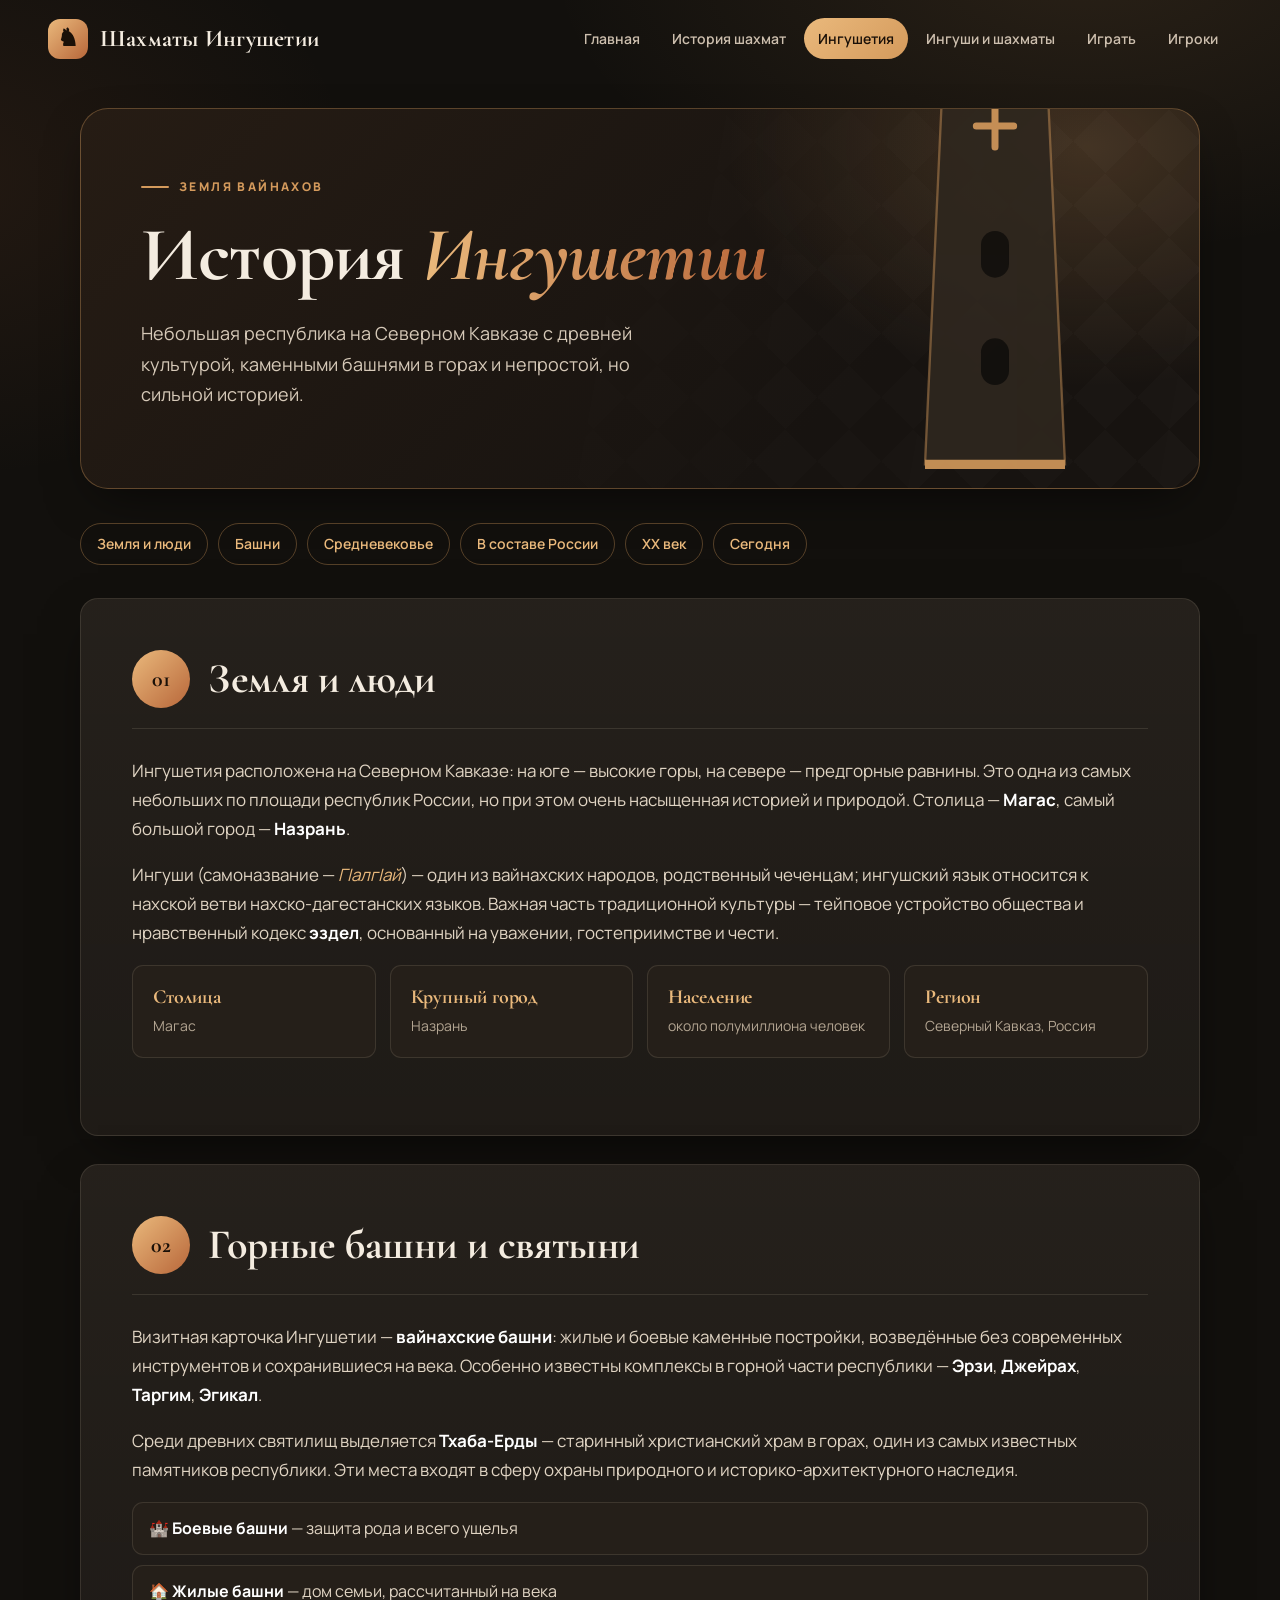
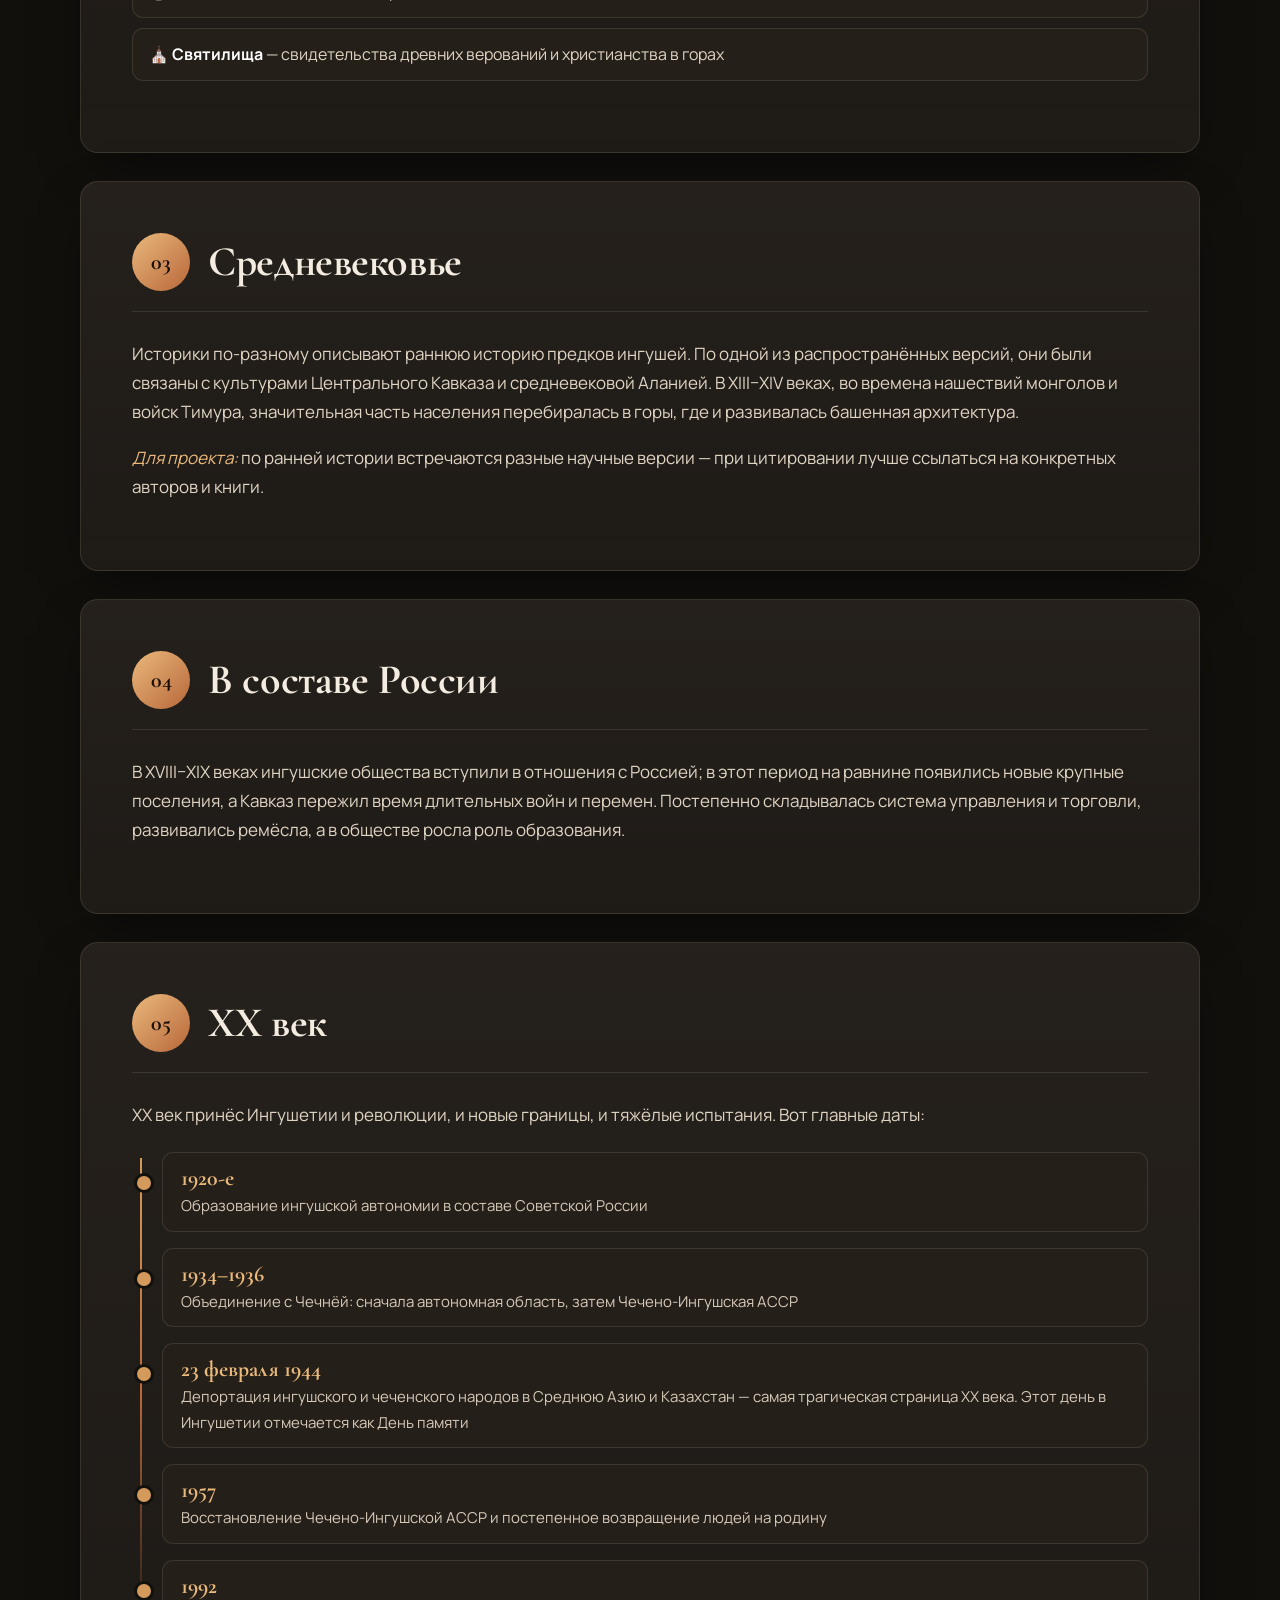
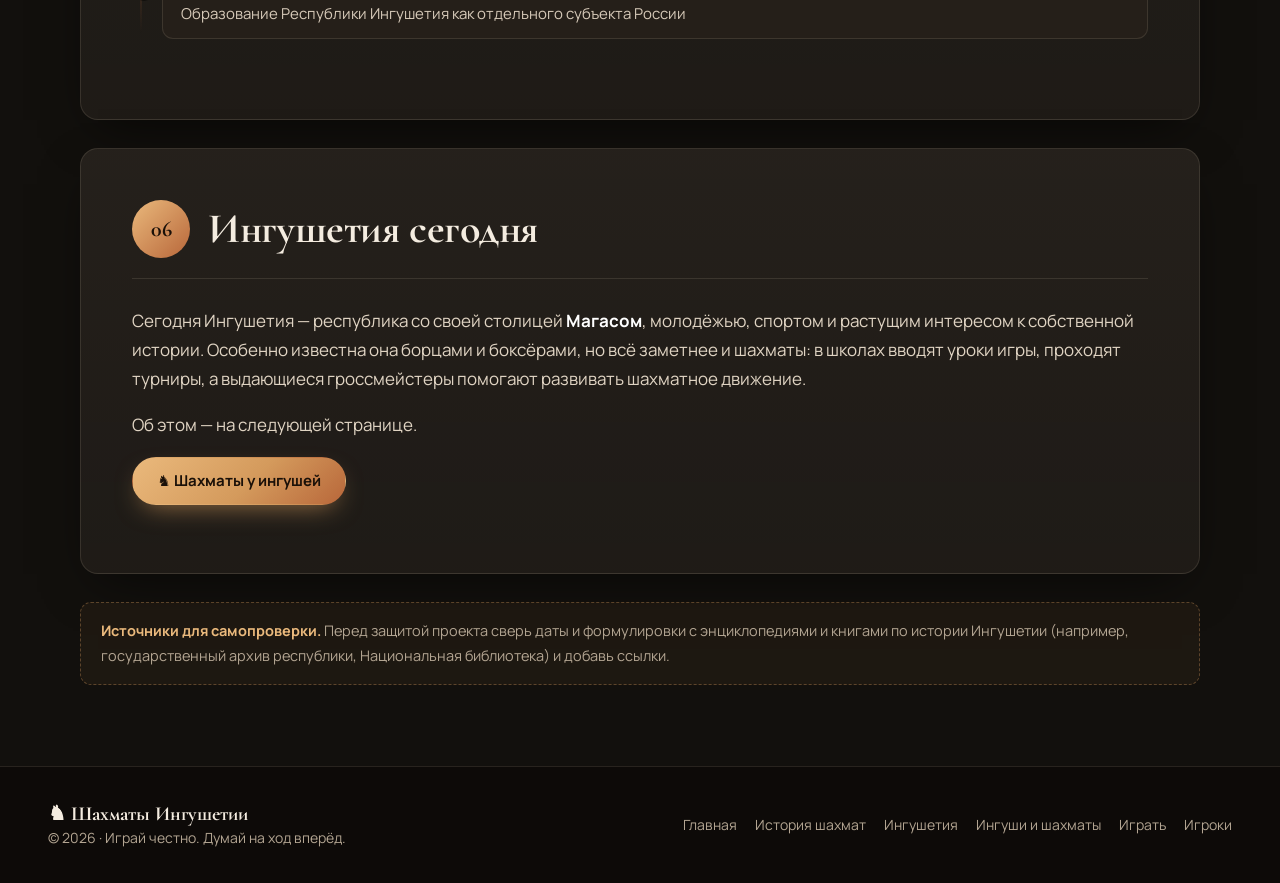
<file: ingushetia.html>
<!DOCTYPE html>
<html lang="ru">
<head>
  <meta charset="UTF-8">
  <meta name="color-scheme" content="dark">
  <meta name="viewport" content="width=device-width, initial-scale=1.0">
  <meta name="theme-color" content="#12100d">
  <meta name="description" content="Краткая история Ингушетии: земля и люди, башни, средневековье, XX век и современность.">
  <title>История Ингушетии — Шахматы Ингушетии</title>
  <script>document.documentElement.classList.add('js')</script>
  <link rel="stylesheet" href="style.css">
</head>
<body class="history-page">
  <header class="header" id="header">
    <a class="logo" href="index.html" aria-label="Шахматы Ингушетии — главная"><span class="logo-mark">♞</span><span>Шахматы Ингушетии</span></a>
    <button class="burger" type="button" aria-label="Открыть меню" aria-expanded="false" aria-controls="nav"><span></span><span></span><span></span></button>
    <nav class="nav" id="nav" aria-label="Главная навигация"><a href="index.html">Главная</a><a href="history.html">История шахмат</a><a href="ingushetia.html" class="active" aria-current="page">Ингушетия</a><a href="ingush-chess.html">Ингуши и шахматы</a><a href="game.html">Играть</a><a href="players.html">Игроки</a></nav>
  </header>
  <main class="main">
    <section class="hero hero-compact" style="margin-bottom:34px">
      <div class="hero-copy"><span class="eyebrow" data-reveal>Земля вайнахов</span>
        <h1 data-reveal style="--d:.1s">История <em>Ингушетии</em></h1>
        <p data-reveal style="--d:.2s">Небольшая республика на Северном Кавказе с древней культурой, каменными башнями в горах и непростой, но сильной историей.</p></div><svg class="hero-tower" viewBox="0 0 120 260" fill="none" aria-hidden="true"><path d="M60 6 L84 62 H36 Z" fill="#d49a5c" opacity=".9"/><path d="M34 62 H86 L82 76 H38 Z" fill="#b8673a"/><path d="M38 76 H82 L90 250 H30 Z" fill="#2f271f" stroke="#d49a5c" stroke-opacity=".5"/><path d="M60 96 V114 M52 105 H68" stroke="#d49a5c" stroke-width="3" stroke-linecap="round"/><rect x="54" y="150" width="12" height="20" rx="6" fill="#12100d"/><rect x="54" y="196" width="12" height="20" rx="6" fill="#12100d"/><path d="M30 250 H90" stroke="#d49a5c" stroke-width="4"/></svg>
    </section>
    <div class="toc" data-reveal><a href="#s1">Земля и люди</a><a href="#s2">Башни</a><a href="#s3">Средневековье</a><a href="#s4">В составе России</a><a href="#s5">XX век</a><a href="#s6">Сегодня</a></div>

    <section class="history-section" id="s1" data-reveal><div class="section-header"><span class="section-number">01</span><h2>Земля и люди</h2></div><div class="section-content single"><div class="section-text"><p>Ингушетия расположена на Северном Кавказе: на юге — высокие горы, на севере — предгорные равнины. Это одна из самых небольших по площади республик России, но при этом очень насыщенная историей и природой. Столица — <strong>Магас</strong>, самый большой город — <strong>Назрань</strong>.</p>
<p>Ингуши (самоназвание — <em>ГIалгIай</em>) — один из вайнахских народов, родственный чеченцам; ингушский язык относится к нахской ветви нахско-дагестанских языков. Важная часть традиционной культуры — тейповое устройство общества и нравственный кодекс <strong>эздел</strong>, основанный на уважении, гостеприимстве и чести.</p>
<div class="facts-grid"><div class="fact-card" data-glow><h4>Столица</h4><p>Магас</p></div><div class="fact-card" data-glow><h4>Крупный город</h4><p>Назрань</p></div><div class="fact-card" data-glow><h4>Население</h4><p>около полумиллиона человек</p></div><div class="fact-card" data-glow><h4>Регион</h4><p>Северный Кавказ, Россия</p></div></div></div></div></section>

    <section class="history-section" id="s2" data-reveal><div class="section-header"><span class="section-number">02</span><h2>Горные башни и святыни</h2></div><div class="section-content single"><div class="section-text"><p>Визитная карточка Ингушетии — <strong>вайнахские башни</strong>: жилые и боевые каменные постройки, возведённые без современных инструментов и сохранившиеся на века. Особенно известны комплексы в горной части республики — <strong>Эрзи</strong>, <strong>Джейрах</strong>, <strong>Таргим</strong>, <strong>Эгикал</strong>.</p>
<p>Среди древних святилищ выделяется <strong>Тхаба-Ерды</strong> — старинный христианский храм в горах, один из самых известных памятников республики. Эти места входят в сферу охраны природного и историко-архитектурного наследия.</p>
<ul class="history-list"><li>🏰 <strong>Боевые башни</strong> — защита рода и всего ущелья</li><li>🏠 <strong>Жилые башни</strong> — дом семьи, рассчитанный на века</li><li>⛪ <strong>Святилища</strong> — свидетельства древних верований и христианства в горах</li></ul></div></div></section>

    <section class="history-section" id="s3" data-reveal><div class="section-header"><span class="section-number">03</span><h2>Средневековье</h2></div><div class="section-content single"><div class="section-text"><p>Историки по-разному описывают раннюю историю предков ингушей. По одной из распространённых версий, они были связаны с культурами Центрального Кавказа и средневековой Аланией. В XIII–XIV веках, во времена нашествий монголов и войск Тимура, значительная часть населения перебиралась в горы, где и развивалась башенная архитектура.</p>
<p><em>Для проекта:</em> по ранней истории встречаются разные научные версии — при цитировании лучше ссылаться на конкретных авторов и книги.</p></div></div></section>

    <section class="history-section" id="s4" data-reveal><div class="section-header"><span class="section-number">04</span><h2>В составе России</h2></div><div class="section-content single"><div class="section-text"><p>В XVIII–XIX веках ингушские общества вступили в отношения с Россией; в этот период на равнине появились новые крупные поселения, а Кавказ пережил время длительных войн и перемен. Постепенно складывалась система управления и торговли, развивались ремёсла, а в обществе росла роль образования.</p></div></div></section>

    <section class="history-section" id="s5" data-reveal><div class="section-header"><span class="section-number">05</span><h2>XX век</h2></div><div class="section-content single"><div class="section-text">
<p>XX век принёс Ингушетии и революции, и новые границы, и тяжёлые испытания. Вот главные даты:</p>
<div class="timeline">
 <div class="timeline-item"><span class="timeline-year">1920-е</span><p>Образование ингушской автономии в составе Советской России</p></div>
 <div class="timeline-item"><span class="timeline-year">1934–1936</span><p>Объединение с Чечнёй: сначала автономная область, затем Чечено-Ингушская АССР</p></div>
 <div class="timeline-item"><span class="timeline-year">23 февраля 1944</span><p>Депортация ингушского и чеченского народов в Среднюю Азию и Казахстан — самая трагическая страница XX века. Этот день в Ингушетии отмечается как День памяти</p></div>
 <div class="timeline-item"><span class="timeline-year">1957</span><p>Восстановление Чечено-Ингушской АССР и постепенное возвращение людей на родину</p></div>
 <div class="timeline-item"><span class="timeline-year">1992</span><p>Образование Республики Ингушетия как отдельного субъекта России</p></div>
</div></div></div></section>

    <section class="history-section" id="s6" data-reveal><div class="section-header"><span class="section-number">06</span><h2>Ингушетия сегодня</h2></div><div class="section-content single"><div class="section-text"><p>Сегодня Ингушетия — республика со своей столицей <strong>Магасом</strong>, молодёжью, спортом и растущим интересом к собственной истории. Особенно известна она борцами и боксёрами, но всё заметнее и шахматы: в школах вводят уроки игры, проходят турниры, а выдающиеся гроссмейстеры помогают развивать шахматное движение.</p>
<p>Об этом — на следующей странице.</p><p><a class="btn-primary" href="ingush-chess.html">♞ Шахматы у ингушей</a></p></div></div></section>

    <section class="note" data-reveal><strong>Источники для самопроверки.</strong> Перед защитой проекта сверь даты и формулировки с энциклопедиями и книгами по истории Ингушетии (например, государственный архив республики, Национальная библиотека) и добавь ссылки.</section>
  </main>
  <footer class="footer"><div class="footer-inner">
    <div><p class="brand">♞ Шахматы Ингушетии</p><p>© 2026 · Играй честно. Думай на ход вперёд.</p></div>
    <nav aria-label="Нижняя навигация"><a href="index.html">Главная</a><a href="history.html">История шахмат</a><a href="ingushetia.html">Ингушетия</a><a href="ingush-chess.html">Ингуши и шахматы</a><a href="game.html">Играть</a><a href="players.html">Игроки</a></nav>
  </div></footer>
  <script src="app.js"></script>
  <script src="ui.js"></script>
</body>
</html>
</file>
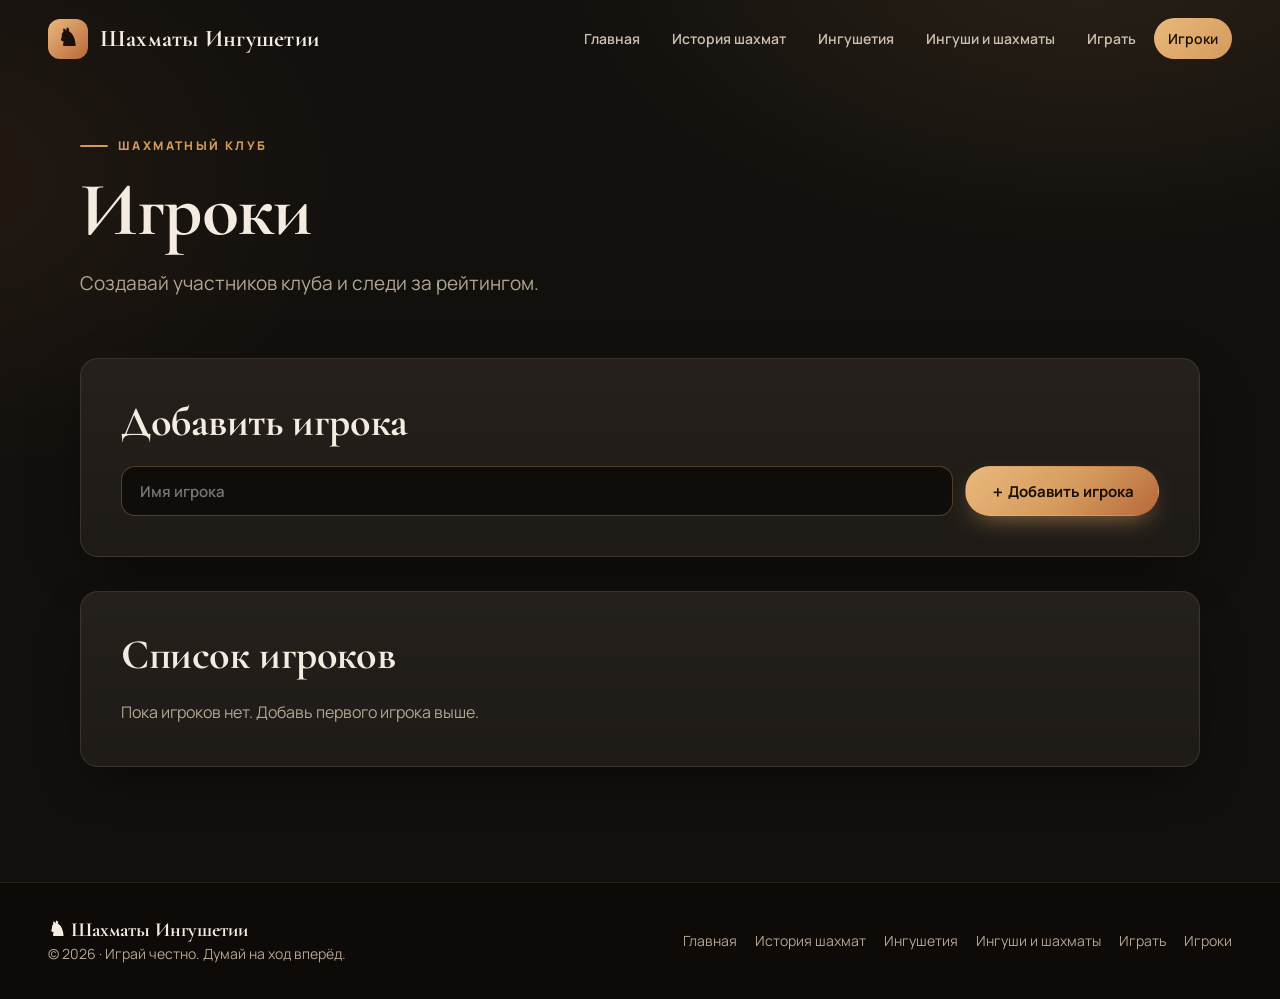
<file: players.html>
<!DOCTYPE html>
<html lang="ru">
<head>
  <meta charset="UTF-8">
  <meta name="color-scheme" content="dark">
  <meta name="viewport" content="width=device-width, initial-scale=1.0">
  <meta name="theme-color" content="#12100d">
  <meta name="description" content="Создавай участников клуба и следи за рейтингом.">
  <title>Шахматы — Игроки</title>
  <script>document.documentElement.classList.add('js')</script>
  <link rel="stylesheet" href="style.css">
</head>
<body class="">
  <header class="header" id="header">
    <a class="logo" href="index.html" aria-label="Шахматы Ингушетии — главная"><span class="logo-mark">♞</span><span>Шахматы Ингушетии</span></a>
    <button class="burger" type="button" aria-label="Открыть меню" aria-expanded="false" aria-controls="nav"><span></span><span></span><span></span></button>
    <nav class="nav" id="nav" aria-label="Главная навигация"><a href="index.html">Главная</a><a href="history.html">История шахмат</a><a href="ingushetia.html">Ингушетия</a><a href="ingush-chess.html">Ингуши и шахматы</a><a href="game.html">Играть</a><a href="players.html" class="active" aria-current="page">Игроки</a></nav>
  </header>
  <main class="main">
    <div class="history-title" data-reveal><span class="eyebrow">ШАХМАТНЫЙ КЛУБ</span><h1>Игроки</h1><p>Создавай участников клуба и следи за рейтингом.</p></div>
    <section class="create-player" data-reveal>
      <h2>Добавить игрока</h2>
      <form id="playerForm" class="player-form">
        <input id="playerName" maxlength="30" required placeholder="Имя игрока" aria-label="Имя игрока">
        <button class="btn-primary" type="submit">＋ Добавить игрока</button>
      </form>
    </section>
    <section class="players-list" data-reveal><h2>Список игроков</h2><div id="playersList" class="top3-container"><p class="empty">Пока игроков нет.</p></div></section>
  </main>
  <footer class="footer"><div class="footer-inner">
    <div><p class="brand">♞ Шахматы Ингушетии</p><p>© 2026 · Играй честно. Думай на ход вперёд.</p></div>
    <nav aria-label="Нижняя навигация"><a href="index.html">Главная</a><a href="history.html">История шахмат</a><a href="ingushetia.html">Ингушетия</a><a href="ingush-chess.html">Ингуши и шахматы</a><a href="game.html">Играть</a><a href="players.html">Игроки</a></nav>
  </div></footer>
  <script src="app.js"></script>
  <script src="ui.js"></script>
</body>
</html>
</file>
<file: style.css>
/* ==========================================================
   Шахматы Ингушетии — 2026 redesign
   Горный камень · тёплая слоновая кость · бронза
   ========================================================== */
@import url('https://fonts.googleapis.com/css2?family=Cormorant+Garamond:wght@500;600;700&family=Manrope:wght@400;500;600;700;800&display=swap');

:root{
  color-scheme:dark;
  --bg:#12100d; --surface:#1b1713; --surface-2:#251f19; --surface-3:#2f271f;
  --line:rgba(255,232,205,.11); --line-strong:rgba(212,154,92,.35);
  --text:#f4ece0; --muted:#b3a592; --accent:#d49a5c; --accent-2:#eab97c; --copper:#b8673a;
  --good:#9cc47a; --bad:#e0705e;
  --board-light:#ecd5b4; --board-dark:#8b5b43;
  --radius:18px; --radius-sm:11px;
  --ease:cubic-bezier(.2,.75,.2,1);
  --shadow:0 18px 50px -18px rgba(0,0,0,.65);
  --serif:'Cormorant Garamond',Georgia,'Times New Roman',serif;
  --sans:'Manrope',system-ui,-apple-system,'Segoe UI',Roboto,sans-serif;
}
*{box-sizing:border-box}
html{scroll-behavior:smooth;scroll-padding-top:90px}
[hidden]{display:none!important}
body{margin:0;min-height:100vh;display:flex;flex-direction:column;font:16px/1.7 var(--sans);color:var(--text);
  background:
    radial-gradient(900px 500px at 85% -5%,rgba(212,154,92,.12),transparent 60%),
    radial-gradient(700px 500px at -5% 20%,rgba(184,103,58,.10),transparent 60%),
    var(--bg);
  background-attachment:fixed;overflow-x:hidden}
img{max-width:100%;display:block}
a{color:var(--accent-2);text-decoration:none;transition:color .2s}
a:hover{color:#ffd9ad}
h1,h2,h3,h4{font-family:var(--serif);font-weight:700;line-height:1.1;letter-spacing:-.01em;margin:0 0 .5em}
h1{font-size:clamp(40px,6vw,76px)} h2{font-size:clamp(28px,3.4vw,42px)} h3{font-size:clamp(22px,2.4vw,28px)} h4{font-size:20px}
p{margin:0 0 1em}
::selection{background:var(--accent);color:#1a1008}
:focus-visible{outline:2px solid var(--accent-2);outline-offset:3px;border-radius:6px}

/* ---------- Page transition + progress ---------- */
.page-curtain{position:fixed;inset:0;z-index:200;pointer-events:none;background:linear-gradient(160deg,#1d1610,#0e0c09);
  transform:translateY(0);animation:curtainOut .85s var(--ease) .05s forwards}
.page-curtain::after{content:"♞";position:absolute;inset:0;display:grid;place-items:center;font-size:72px;color:var(--accent);animation:fadeOut .45s ease .1s forwards}
.page-curtain.leaving{animation:curtainIn .45s var(--ease) forwards;pointer-events:all}
.page-curtain.leaving::after{animation:none;opacity:1}
@keyframes curtainOut{to{transform:translateY(-102%)}}
@keyframes curtainIn{from{transform:translateY(102%)}to{transform:translateY(0)}}
@keyframes fadeOut{to{opacity:0}}
.progress{position:fixed;top:0;left:0;height:3px;width:100%;z-index:120;transform-origin:left;transform:scaleX(0);
  background:linear-gradient(90deg,var(--copper),var(--accent-2))}

/* ---------- Header ---------- */
.header{position:sticky;top:0;z-index:100;display:flex;align-items:center;justify-content:space-between;gap:20px;
  padding:0 clamp(16px,4vw,48px);height:78px;transition:height .35s var(--ease),background .35s,box-shadow .35s,border-color .35s;
  border-bottom:1px solid transparent}
.header.scrolled{height:62px;background:rgba(18,16,13,.78);backdrop-filter:blur(18px) saturate(1.4);-webkit-backdrop-filter:blur(18px) saturate(1.4);
  border-bottom-color:var(--line);box-shadow:0 10px 30px -15px #000}
.logo{display:flex;align-items:center;gap:12px;color:var(--text);font:700 24px/1 var(--serif);letter-spacing:.01em;white-space:nowrap}
.logo:hover{color:var(--text)}
.logo-mark{display:grid;place-items:center;width:40px;height:40px;border-radius:12px;font-size:24px;color:#1a1008;
  background:linear-gradient(135deg,var(--accent-2),var(--copper));transition:transform .5s var(--ease)}
.logo:hover .logo-mark{transform:rotate(-12deg) scale(1.08)}
.nav{display:flex;gap:4px;align-items:center}
.nav a{position:relative;padding:9px 14px;border-radius:999px;color:#cdbfae;font-weight:600;font-size:14px;transition:color .25s,background .25s}
.nav a::after{content:"";position:absolute;left:50%;bottom:4px;width:0;height:2px;border-radius:2px;background:var(--accent);transform:translateX(-50%);transition:width .3s var(--ease)}
.nav a:hover{color:#fff}.nav a:hover::after{width:22px}
.nav a.active{color:#1a1008;background:linear-gradient(135deg,var(--accent-2),var(--accent))}
.nav a.active::after{display:none}
.burger{display:none;width:44px;height:44px;border-radius:12px;border:1px solid var(--line);background:var(--surface);cursor:pointer;padding:0;position:relative}
.burger span{position:absolute;left:12px;right:12px;height:2px;border-radius:2px;background:var(--text);transition:transform .35s var(--ease),opacity .2s}
.burger span:nth-child(1){top:15px}.burger span:nth-child(2){top:21px}.burger span:nth-child(3){top:27px}
.burger[aria-expanded="true"] span:nth-child(1){transform:translateY(6px) rotate(45deg)}
.burger[aria-expanded="true"] span:nth-child(2){opacity:0}
.burger[aria-expanded="true"] span:nth-child(3){transform:translateY(-6px) rotate(-45deg)}

/* ---------- Layout ---------- */
.main{width:min(1200px,100%);margin:0 auto;padding:30px clamp(16px,4vw,40px) 80px;flex:1}
.eyebrow{display:inline-flex;align-items:center;gap:10px;font:800 12px/1 var(--sans);letter-spacing:.2em;text-transform:uppercase;color:var(--accent)}
.eyebrow::before{content:"";width:28px;height:2px;background:currentColor;border-radius:2px}

/* ---------- Buttons ---------- */
.btn-primary,.btn-secondary{position:relative;overflow:hidden;display:inline-flex;align-items:center;justify-content:center;gap:8px;min-height:48px;padding:0 24px;
  border-radius:999px;border:1px solid transparent;font:700 15px/1 var(--sans);cursor:pointer;transition:transform .25s var(--ease),box-shadow .3s,background .25s,border-color .25s,color .25s}
.btn-primary{color:#1a1008;background:linear-gradient(135deg,var(--accent-2),var(--accent) 55%,var(--copper));box-shadow:0 10px 26px -10px rgba(212,154,92,.7)}
.btn-primary::before{content:"";position:absolute;inset:0;background:linear-gradient(110deg,transparent 30%,rgba(255,255,255,.45) 50%,transparent 70%);transform:translateX(-120%);transition:transform .7s var(--ease)}
.btn-primary:hover{color:#1a1008;transform:translateY(-2px);box-shadow:0 16px 30px -10px rgba(212,154,92,.8)}
.btn-primary:hover::before{transform:translateX(120%)}
.btn-secondary{color:var(--text);background:rgba(255,255,255,.04);border-color:var(--line-strong)}
.btn-secondary:hover{color:#fff;background:rgba(212,154,92,.14);border-color:var(--accent);transform:translateY(-2px)}
.btn-primary:active,.btn-secondary:active{transform:translateY(0) scale(.97)}
.btn-primary:disabled,.btn-secondary:disabled{opacity:.4;cursor:not-allowed;transform:none;box-shadow:none}
.btn-small{min-height:38px;padding:0 16px;font-size:13px}
.icon-button{width:38px;height:38px;border-radius:50%;border:1px solid var(--line);background:transparent;color:var(--muted);font-size:20px;cursor:pointer;transition:all .25s}
.icon-button:hover{color:#fff;background:var(--bad);border-color:var(--bad);transform:rotate(90deg)}

/* ---------- Cards (shared) ---------- */
.card,.top-players,.players-list,.create-player,.saved-games-section,.game-panel,.moves-panel,.history-section,.history-finale,.fact-card,.feature-card{
  position:relative;isolation:isolate;background:linear-gradient(180deg,rgba(255,240,220,.045),rgba(255,240,220,.015)),var(--surface);
  border:1px solid var(--line);border-radius:var(--radius);box-shadow:var(--shadow)}
[data-glow]::before{content:"";position:absolute;inset:0;z-index:-1;border-radius:inherit;pointer-events:none;opacity:0;transition:opacity .35s;
  background:radial-gradient(420px circle at var(--mx,50%) var(--my,50%),rgba(234,185,124,.15),transparent 45%)}
[data-glow]:hover::before{opacity:1}
[data-glow]{transition:transform .35s var(--ease),border-color .35s}
[data-glow]:hover{border-color:var(--line-strong)}

/* ---------- Reveal animations ---------- */
.js [data-reveal]{opacity:0;transform:translate3d(0,34px,0);transition:opacity .85s var(--ease),transform .85s var(--ease);transition-delay:var(--d,0s);will-change:opacity,transform}
.js [data-reveal="left"]{transform:translate3d(-48px,0,0)}
.js [data-reveal="right"]{transform:translate3d(48px,0,0)}
.js [data-reveal="zoom"]{transform:scale(.92)}
.js [data-reveal="fade"]{transform:none}
.js [data-reveal].in{opacity:1;transform:none}
.js [data-reveal].in[data-glow]:hover{transform:translateY(-5px)}
@keyframes cardIn{from{opacity:0;transform:translateY(18px) scale(.97)}to{opacity:1;transform:none}}
@keyframes float{0%,100%{transform:translateY(0) rotate(var(--r,0deg))}50%{transform:translateY(-16px) rotate(calc(var(--r,0deg) + 4deg))}}
@keyframes shimmer{to{background-position:200% center}}
@keyframes pulse{0%,100%{box-shadow:0 0 0 0 rgba(212,154,92,.55)}70%{box-shadow:0 0 0 10px rgba(212,154,92,0)}}

/* ---------- Hero ---------- */
.hero{position:relative;overflow:hidden;display:grid;grid-template-columns:1.3fr .8fr;gap:40px;align-items:center;min-height:540px;
  padding:clamp(30px,6vw,72px);border-radius:28px;border:1px solid var(--line-strong);
  background:radial-gradient(600px 400px at 90% 10%,rgba(212,154,92,.22),transparent 60%),linear-gradient(135deg,#261c14,#171310 70%);box-shadow:var(--shadow)}
.hero::before{content:"";position:absolute;inset:0;opacity:.5;pointer-events:none;
  background:conic-gradient(from 45deg at 50% 50%,rgba(255,255,255,.04) 25%,transparent 0 50%,rgba(255,255,255,.04) 0 75%,transparent 0) 0 0/64px 64px;
  -webkit-mask-image:linear-gradient(100deg,transparent 30%,#000);mask-image:linear-gradient(100deg,transparent 30%,#000)}
.hero-copy{position:relative;z-index:2}
.hero h1{margin:18px 0 20px}
.hero h1 em{font-style:italic;background:linear-gradient(90deg,var(--accent-2),var(--copper),var(--accent-2));background-size:200% auto;-webkit-background-clip:text;background-clip:text;color:transparent;animation:shimmer 6s linear infinite}
.hero p{max-width:540px;color:#d6c9b8;font-size:18px}
.hero-actions{display:flex;flex-wrap:wrap;gap:14px;margin-top:30px}
.hero-art{position:relative;height:100%;min-height:340px;z-index:1}
.float-piece{position:absolute;font-size:clamp(70px,10vw,140px);line-height:1;color:rgba(234,185,124,.9);filter:drop-shadow(0 20px 30px rgba(0,0,0,.55));animation:float 7s ease-in-out infinite}
.float-piece:nth-child(1){top:2%;left:8%;--r:-6deg}
.float-piece:nth-child(2){top:30%;right:4%;font-size:clamp(90px,13vw,190px);color:#f4ece0;animation-delay:-2s;--r:5deg}
.float-piece:nth-child(3){bottom:0;left:20%;font-size:clamp(60px,8vw,110px);color:rgba(184,103,58,.95);animation-delay:-4s;--r:-3deg}
.hero-compact{min-height:0;grid-template-columns:1fr;padding:clamp(30px,5vw,60px)}
.hero-compact .hero-art{display:none}
.hero-tower{position:absolute;right:clamp(10px,5vw,70px);bottom:0;width:clamp(150px,22vw,280px);opacity:.9;z-index:1;animation:float 9s ease-in-out infinite;--r:0deg}

/* stats */
.stats{display:grid;grid-template-columns:repeat(3,1fr);gap:16px;margin:18px 0 70px}
.stat{padding:24px 26px;text-align:left}
.stat strong{display:block;font:700 clamp(38px,5vw,60px)/1 var(--serif);color:var(--accent-2)}
.stat span{color:var(--muted);font-size:14px}

/* section headings */
.section-heading{display:flex;justify-content:space-between;align-items:flex-end;gap:20px;margin-bottom:26px}
.section-heading h2{margin:0}
.section-heading p{margin:6px 0 0;color:var(--muted)}
.section-heading>a{font-weight:700;white-space:nowrap}
.top-players,.saved-games-section,.players-list,.create-player{padding:clamp(22px,3.5vw,40px);margin-bottom:34px}
.page-block{margin:0 0 70px}

/* feature grid */
.feature-grid{display:grid;grid-template-columns:repeat(4,1fr);gap:16px}
.feature-card{display:flex;flex-direction:column;gap:10px;padding:26px;color:var(--text);min-height:230px}
.feature-card:hover{color:var(--text)}
.feature-card .ico{display:grid;place-items:center;width:54px;height:54px;border-radius:16px;font-size:26px;background:rgba(212,154,92,.14);border:1px solid var(--line-strong);transition:transform .45s var(--ease),background .3s}
.feature-card:hover .ico{transform:rotate(-8deg) scale(1.12);background:rgba(212,154,92,.3)}
.feature-card h3{margin:6px 0 0;font-size:26px}
.feature-card p{margin:0;color:var(--muted);font-size:14.5px;line-height:1.55}
.feature-card .more{margin-top:auto;font-weight:700;font-size:14px;color:var(--accent-2);transition:letter-spacing .3s}
.feature-card:hover .more{letter-spacing:.06em}

/* ---------- Players ---------- */
.top3-container{display:grid;grid-template-columns:repeat(auto-fill,minmax(210px,1fr));gap:16px}
.player-card{position:relative;display:flex;flex-direction:column;align-items:center;gap:6px;padding:24px 18px;text-align:center;border-radius:var(--radius);
  background:linear-gradient(160deg,var(--surface-3),var(--surface-2));border:1px solid var(--line);animation:cardIn .6s var(--ease) both;transition:transform .35s var(--ease),border-color .3s,box-shadow .3s}
.player-card:nth-child(2){animation-delay:.08s}.player-card:nth-child(3){animation-delay:.16s}.player-card:nth-child(4){animation-delay:.24s}.player-card:nth-child(n+5){animation-delay:.3s}
.player-card:hover{transform:translateY(-6px);border-color:var(--accent);box-shadow:0 20px 40px -20px rgba(212,154,92,.5)}
.photo-placeholder{display:flex;flex-direction:column;align-items:center;justify-content:center;width:84px;height:84px;border-radius:50%;border:1.5px dashed var(--accent);color:var(--accent);background:rgba(212,154,92,.08);font-size:24px;line-height:1}
.photo-placeholder small{font-size:10px;margin-top:2px}.photo-small{width:68px;height:68px}
.player-card .place{font-size:28px;font-weight:800;margin-top:6px}
.player-card .name{font:700 22px/1.2 var(--serif)}
.player-card .rating{color:var(--accent-2);font-weight:700;font-size:14px;margin-bottom:8px}
.empty,.move-empty{color:var(--muted);margin:0;grid-column:1/-1}
.player-form{display:flex;gap:12px;flex-wrap:wrap}
.player-form input,.select-block select{flex:1;min-width:220px;min-height:50px;padding:0 18px;border-radius:14px;border:1px solid var(--line-strong);background:#0f0d0a;color:var(--text);font:600 15px var(--sans);transition:border-color .25s,box-shadow .25s}
.player-form input:focus,.select-block select:focus{outline:none;border-color:var(--accent);box-shadow:0 0 0 4px rgba(212,154,92,.18)}

/* saved games */
.empty-state{display:flex;flex-direction:column;align-items:center;gap:4px;padding:34px 20px;text-align:center;border:1px dashed var(--line-strong);border-radius:var(--radius-sm);color:var(--muted)}
.empty-state strong{color:var(--text)}.empty-state p{margin:0}
.empty-state-icon{font-size:42px;color:var(--accent);animation:float 5s ease-in-out infinite}
.saved-game-card{display:flex;align-items:center;gap:16px;padding:16px 18px;margin-bottom:12px;border-radius:var(--radius-sm);background:var(--surface-2);border:1px solid var(--line);animation:cardIn .5s var(--ease) both;transition:transform .3s var(--ease),border-color .3s}
.saved-game-card:hover{transform:translateX(6px);border-color:var(--accent)}
.saved-game-icon{display:grid;place-items:center;width:46px;height:46px;border-radius:14px;font-size:24px;color:#1a1008;background:linear-gradient(135deg,var(--accent-2),var(--copper))}
.saved-game-info{flex:1;min-width:0}.saved-game-info strong{display:block}.saved-game-info small{color:var(--muted)}
.saved-game-actions{display:flex;align-items:center;gap:10px}

/* ---------- Article pages ---------- */
.history-title{padding:20px 0 40px;max-width:820px}
.history-title h1{margin:14px 0 14px}
.history-title p{color:var(--muted);font-size:19px}
.history-section{padding:clamp(24px,4vw,52px);margin-bottom:28px;overflow:hidden}
.section-header{display:flex;align-items:center;gap:18px;margin-bottom:28px;padding-bottom:20px;border-bottom:1px solid var(--line)}
.section-header h2{margin:0}
.section-number{display:grid;place-items:center;min-width:58px;height:58px;border-radius:50%;font:700 22px var(--serif);color:#1a1008;background:linear-gradient(135deg,var(--accent-2),var(--copper))}
.section-content{display:grid;grid-template-columns:1.35fr 1fr;gap:clamp(24px,4vw,56px);align-items:start}
.section-content.reverse{grid-template-columns:1fr 1.35fr}
.section-content.single{grid-template-columns:1fr}
.section-text{color:#e0d4c3}.section-text p{font-size:17px}
.section-text strong{color:#fff}.section-text em{color:var(--accent-2)}
.section-image{position:sticky;top:90px;margin:0;border-radius:var(--radius);overflow:hidden;border:1px solid var(--line-strong);background:#0d0b09}
.section-image img{width:100%;aspect-ratio:4/3;object-fit:cover;transition:transform 1.2s var(--ease)}
.section-image:hover img{transform:scale(1.07)}
.image-caption{margin:0;padding:12px 16px;font-size:13px;color:var(--muted);border-top:1px solid var(--line)}
.history-list{list-style:none;padding:0;margin:0 0 1.2em;display:grid;gap:10px}
.history-list li{padding:12px 16px;border-radius:var(--radius-sm);background:var(--surface-2);border:1px solid var(--line);transition:transform .3s var(--ease),border-color .3s}
.history-list li:hover{transform:translateX(6px);border-color:var(--accent)}
.quote{margin:1.6em 0;padding:22px 26px;border-left:3px solid var(--accent);border-radius:0 var(--radius-sm) var(--radius-sm) 0;background:rgba(212,154,92,.08);font:italic 600 24px/1.4 var(--serif)}
.quote span{display:block;margin-top:8px;font:600 14px var(--sans);color:var(--muted);font-style:normal}
.figures-grid,.facts-grid,.milestones{display:grid;grid-template-columns:repeat(auto-fit,minmax(170px,1fr));gap:14px;margin:0 0 1.6em}
.figure-item,.milestone,.fact-card{padding:20px;border-radius:var(--radius-sm);background:var(--surface-2);border:1px solid var(--line);box-shadow:none;transition:transform .35s var(--ease),border-color .3s}
.figure-item:hover,.milestone:hover,.fact-card:hover{transform:translateY(-5px);border-color:var(--accent)}
.figure-icon,.milestone-icon{font-size:34px;line-height:1;margin-bottom:8px;display:block;color:var(--accent-2)}
.figure-item p,.milestone p,.fact-card p{margin:6px 0 0;font-size:14px;color:var(--muted)}
.milestone h4,.fact-card h4{margin:0;color:var(--accent-2)}

/* timeline */
.timeline{position:relative;margin:1.4em 0 1.8em;padding-left:30px;display:grid;gap:16px}
.timeline::before{content:"";position:absolute;left:8px;top:6px;bottom:6px;width:2px;background:linear-gradient(var(--accent),var(--copper),transparent);transform-origin:top;animation:grow 1.4s var(--ease) both}
@keyframes grow{from{transform:scaleY(0)}}
.timeline-item{position:relative;padding:12px 18px;border-radius:var(--radius-sm);background:var(--surface-2);border:1px solid var(--line);transition:transform .3s var(--ease),border-color .3s}
.timeline-item::before{content:"";position:absolute;left:-29px;top:20px;width:14px;height:14px;border-radius:50%;background:var(--accent);border:3px solid var(--bg);animation:pulse 2.6s infinite}
.timeline-item:hover{transform:translateX(6px);border-color:var(--accent)}
.timeline-year{display:block;font:700 22px var(--serif);color:var(--accent-2)}
.timeline-item p{margin:2px 0 0;font-size:15px;color:#d6c9b8}
.history-finale{padding:clamp(30px,5vw,64px);text-align:center;background:radial-gradient(500px 260px at 50% 0,rgba(212,154,92,.2),transparent 70%),var(--surface);margin-top:20px}
.history-finale p{max-width:640px;margin:0 auto 26px;color:#d6c9b8}

/* player profile (articles) */
.profile{display:grid;grid-template-columns:240px 1fr;gap:clamp(20px,4vw,44px);align-items:start}
.photo-slot{display:grid;place-items:center;aspect-ratio:3/4;border-radius:var(--radius);border:1.5px dashed var(--accent);color:var(--accent-2);text-align:center;padding:14px;
  background:radial-gradient(circle at 50% 30%,rgba(212,154,92,.2),rgba(212,154,92,.04));font:700 62px var(--serif)}
.photo-slot small{display:block;font:500 12px var(--sans);color:var(--muted);margin-top:6px}
.facts{margin:0 0 1.2em;display:grid;gap:10px}
.facts div{display:flex;gap:14px;padding:10px 0;border-bottom:1px solid var(--line)}
.facts dt{flex:0 0 150px;color:var(--muted);font-size:14px}.facts dd{margin:0;font-weight:600}
.note{padding:16px 20px;border-radius:var(--radius-sm);border:1px dashed var(--line-strong);background:rgba(212,154,92,.06);color:var(--muted);font-size:14.5px}
.note strong{color:var(--accent-2)}
.toc{display:flex;flex-wrap:wrap;gap:10px;margin:0 0 34px}
.toc a{padding:8px 16px;border-radius:999px;border:1px solid var(--line-strong);font-size:14px;font-weight:600;transition:all .25s}
.toc a:hover{background:var(--accent);color:#1a1008;transform:translateY(-2px)}

/* ---------- Game ---------- */
.chess-main{max-width:1240px}
.game-panel,.setup-panel{padding:clamp(24px,4vw,46px);margin-bottom:30px}
.setup-panel h1{font-size:clamp(34px,4.5vw,54px);margin:14px 0 10px}
.setup-copy{color:var(--muted);font-size:18px}
.players-select{display:grid;grid-template-columns:1fr 1fr;gap:16px;margin:26px 0}
.select-block label{display:block;margin-bottom:8px;font-weight:700;color:var(--accent-2)}
.select-block select{width:100%;appearance:none;cursor:pointer}
.start-button{min-height:56px;padding:0 34px;font-size:17px;animation:pulse 2.6s infinite}
.setup-hint{margin:18px 0 0;color:var(--muted);font-size:14px}
.chess-layout{display:grid;grid-template-columns:minmax(0,1fr) 340px;gap:26px;align-items:start;margin-bottom:34px}
.board-column{display:grid;gap:12px;min-width:0}
.player-strip{display:flex;align-items:center;gap:14px;padding:10px 16px;border-radius:var(--radius-sm);background:var(--surface-2);border:1px solid var(--line)}
.player-strip div{flex:1;line-height:1.3}.player-strip small{color:var(--muted)}
.player-avatar{display:grid;place-items:center;width:42px;height:42px;border-radius:12px;font-size:26px;background:var(--surface-3);color:var(--accent-2)}
.side-tag{font:800 11px var(--sans);letter-spacing:.15em;color:var(--accent)}
.board-frame{padding:12px;border-radius:20px;background:linear-gradient(145deg,#4a3224,#2a1d14);border:1px solid var(--line-strong);box-shadow:var(--shadow);animation:cardIn .8s var(--ease) both}
.board{display:grid;grid-template-columns:repeat(8,1fr);aspect-ratio:1;border-radius:10px;overflow:hidden}
.cell{position:relative;display:grid;place-items:center;padding:0;border:0;border-radius:0;cursor:pointer;line-height:1;
  font:clamp(26px,5.6vw,58px)/1 'Noto Sans Symbols 2','Segoe UI Symbol','Apple Symbols',serif;transition:background .18s,transform .15s}
.cell.light{background:var(--board-light);color:#24160d}.cell.dark{background:var(--board-dark);color:#fff3e4}
.cell:hover{filter:brightness(1.12)}
.cell:active{transform:scale(.94)}
.cell.selected{background:#e6b358!important;box-shadow:inset 0 0 0 3px rgba(255,255,255,.55)}
.cell.legal-target::after{content:"";width:28%;height:28%;border-radius:50%;background:rgba(30,18,10,.4);position:absolute;animation:pop .25s var(--ease)}
.cell.legal-capture{box-shadow:inset 0 0 0 5px rgba(224,112,94,.85)}
.cell.in-check{background:radial-gradient(circle,#ff6b57 0,#c4412f 60%,var(--board-dark) 100%)!important;animation:pulse 1.4s infinite}
@keyframes pop{from{transform:scale(0)}}
.coord{position:absolute;font:800 10px var(--sans);opacity:.7;pointer-events:none}
.coord.rank{top:3px;left:4px}.coord.file{bottom:2px;right:4px}
.game-status-wrap{display:flex;align-items:center;gap:12px;padding:12px 18px;border-radius:var(--radius-sm);background:var(--surface-2);border:1px solid var(--line)}
.status-dot{width:10px;height:10px;border-radius:50%;background:var(--accent);animation:pulse 2s infinite}
.game-status{margin:0;font-weight:700}.game-status.game-over{color:var(--good)}
.game-actions{display:flex;flex-wrap:wrap;gap:10px}
.game-actions .btn-primary,.game-actions .btn-secondary{min-height:44px;padding:0 18px;font-size:14px}
.moves-panel{padding:24px;position:sticky;top:84px;box-shadow:var(--shadow)}
.moves-heading{display:flex;justify-content:space-between;align-items:center;margin-bottom:16px}.moves-heading h2{margin:6px 0 0;font-size:32px}
.moves-icon{font-size:26px;color:var(--accent)}
.turn-card{padding:14px 16px;border-radius:var(--radius-sm);background:linear-gradient(135deg,rgba(212,154,92,.2),rgba(184,103,58,.12));border:1px solid var(--line-strong);margin-bottom:14px}
.turn-label{display:block;font:800 10px var(--sans);letter-spacing:.18em;color:var(--muted)}.turn-card strong{font-size:19px}
.move-list{max-height:340px;overflow:auto;padding:6px;border-radius:var(--radius-sm);background:#0f0d0a;border:1px solid var(--line);scrollbar-width:thin;scrollbar-color:var(--copper) transparent}
.move-row{display:grid;grid-template-columns:34px 1fr 1fr;gap:6px;padding:6px 10px;border-radius:8px;font:600 14px ui-monospace,SFMono-Regular,Menlo,monospace;animation:slideIn .35s var(--ease) both}
.move-row:nth-child(odd){background:rgba(255,232,205,.04)}
.move-number{color:var(--muted)}
@keyframes slideIn{from{opacity:0;transform:translateX(-14px)}}
.rules-note{margin-top:16px;font-size:13.5px;color:var(--muted)}.rules-note strong{color:var(--text)}

/* ---------- Footer ---------- */
.footer{margin-top:auto;border-top:1px solid var(--line);background:rgba(10,8,6,.6);padding:34px clamp(16px,4vw,48px);color:var(--muted);font-size:14px}
.footer-inner{width:min(1200px,100%);margin:0 auto;display:flex;flex-wrap:wrap;justify-content:space-between;align-items:center;gap:14px}
.footer p{margin:0}.footer .brand{font:700 20px var(--serif);color:var(--text)}
.footer nav{display:flex;gap:18px;flex-wrap:wrap}.footer nav a{color:var(--muted)}.footer nav a:hover{color:var(--accent-2)}

/* ---------- Responsive ---------- */
@media(max-width:1020px){
  .feature-grid{grid-template-columns:repeat(2,1fr)}
  .chess-layout{grid-template-columns:1fr}.moves-panel{position:static}
  .hero{grid-template-columns:1fr}.hero-art{display:none}
  .section-content,.section-content.reverse{grid-template-columns:1fr}
  .section-image{position:static}.section-content.reverse .section-image{order:-1}
  .nav a{padding:8px 10px;font-size:13px}
}
@media(max-width:860px){
  .burger{display:block}
  .nav{position:fixed;top:0;right:0;bottom:0;width:min(320px,86vw);flex-direction:column;align-items:stretch;gap:6px;padding:96px 20px 24px;
    background:rgba(20,16,12,.97);backdrop-filter:blur(20px);border-left:1px solid var(--line-strong);transform:translateX(105%);transition:transform .45s var(--ease);z-index:-1}
  .nav.open{transform:none;z-index:99}
  .nav a{padding:14px 18px;font-size:16px;border-radius:14px;opacity:0;transform:translateX(24px);transition:opacity .4s,transform .45s var(--ease),background .25s,color .25s}
  .nav.open a{opacity:1;transform:none}
  .nav.open a:nth-child(2){transition-delay:.05s}.nav.open a:nth-child(3){transition-delay:.1s}.nav.open a:nth-child(4){transition-delay:.15s}.nav.open a:nth-child(5){transition-delay:.2s}.nav.open a:nth-child(6){transition-delay:.25s}
  .burger{position:relative;z-index:101}
  .stats{grid-template-columns:1fr}
  .profile{grid-template-columns:1fr}.photo-slot{max-width:200px}
  .facts div{flex-direction:column;gap:2px}.facts dt{flex:none}
}
@media(max-width:600px){
  .feature-grid,.players-select{grid-template-columns:1fr}
  .section-heading{flex-direction:column;align-items:flex-start}
  .logo{font-size:20px}.logo-mark{width:36px;height:36px}
  .board-frame{padding:6px;border-radius:14px}
  .hero{border-radius:20px;min-height:0}
  .saved-game-card{flex-wrap:wrap}
  .game-actions>*{flex:1 1 calc(50% - 10px)}
}
@media(prefers-reduced-motion:reduce){
  *,*::before,*::after{animation-duration:.001ms!important;animation-iteration-count:1!important;transition-duration:.001ms!important;scroll-behavior:auto!important}
  .page-curtain{display:none}
  .js [data-reveal]{opacity:1;transform:none}
}

.profile-photo{margin:0;max-width:520px}
.profile-photo img{width:100%;height:auto;aspect-ratio:3/2;object-fit:cover;object-position:center 25%;border-radius:12px;border:1px solid var(--line,rgba(255,255,255,.14))}
.profile-photo figcaption{margin-top:8px;font-size:13px;color:var(--muted,#a89d8d)}

/* Доска: строки всегда равны, пустые ряды не сжимаются */
.board{grid-template-columns:repeat(8,minmax(0,1fr));grid-template-rows:repeat(8,minmax(0,1fr));width:100%;aspect-ratio:1/1}
.cell{width:100%;height:100%;min-width:0;min-height:0;aspect-ratio:1/1;overflow:hidden}
</file>
